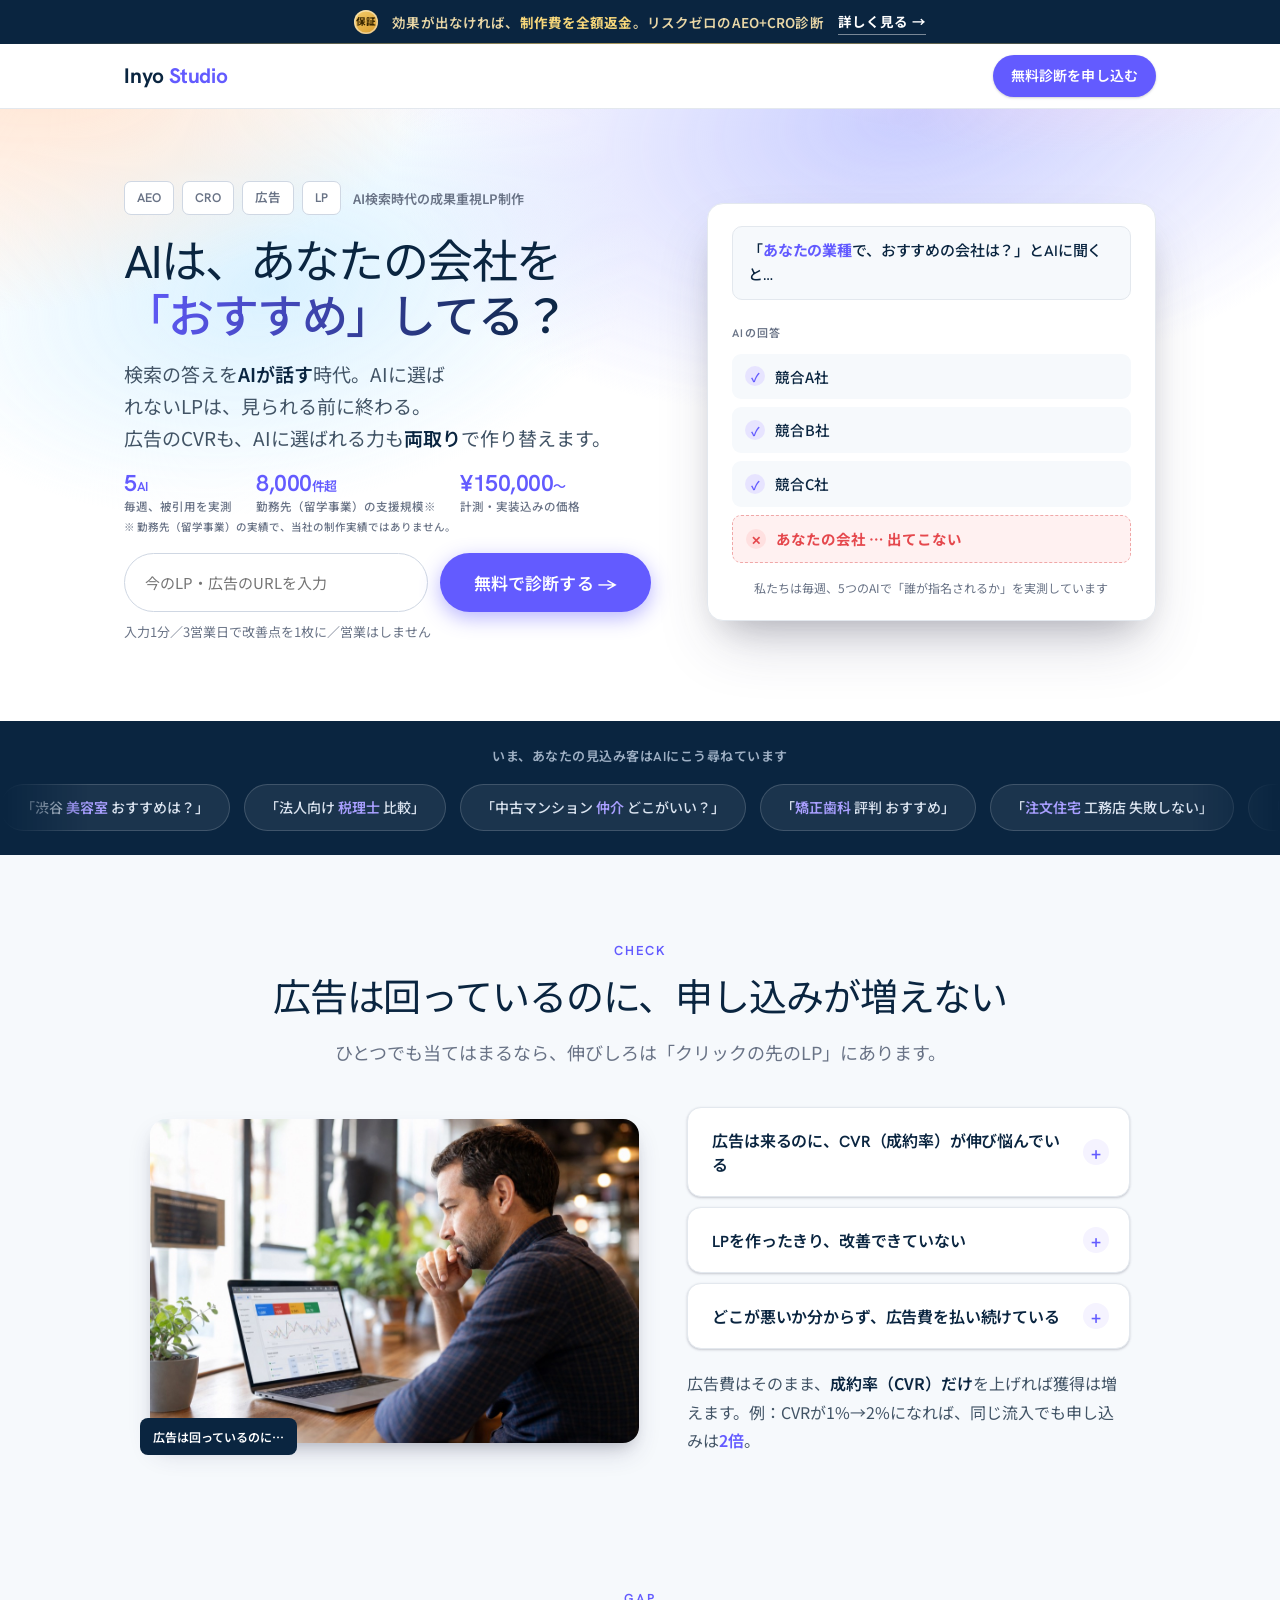
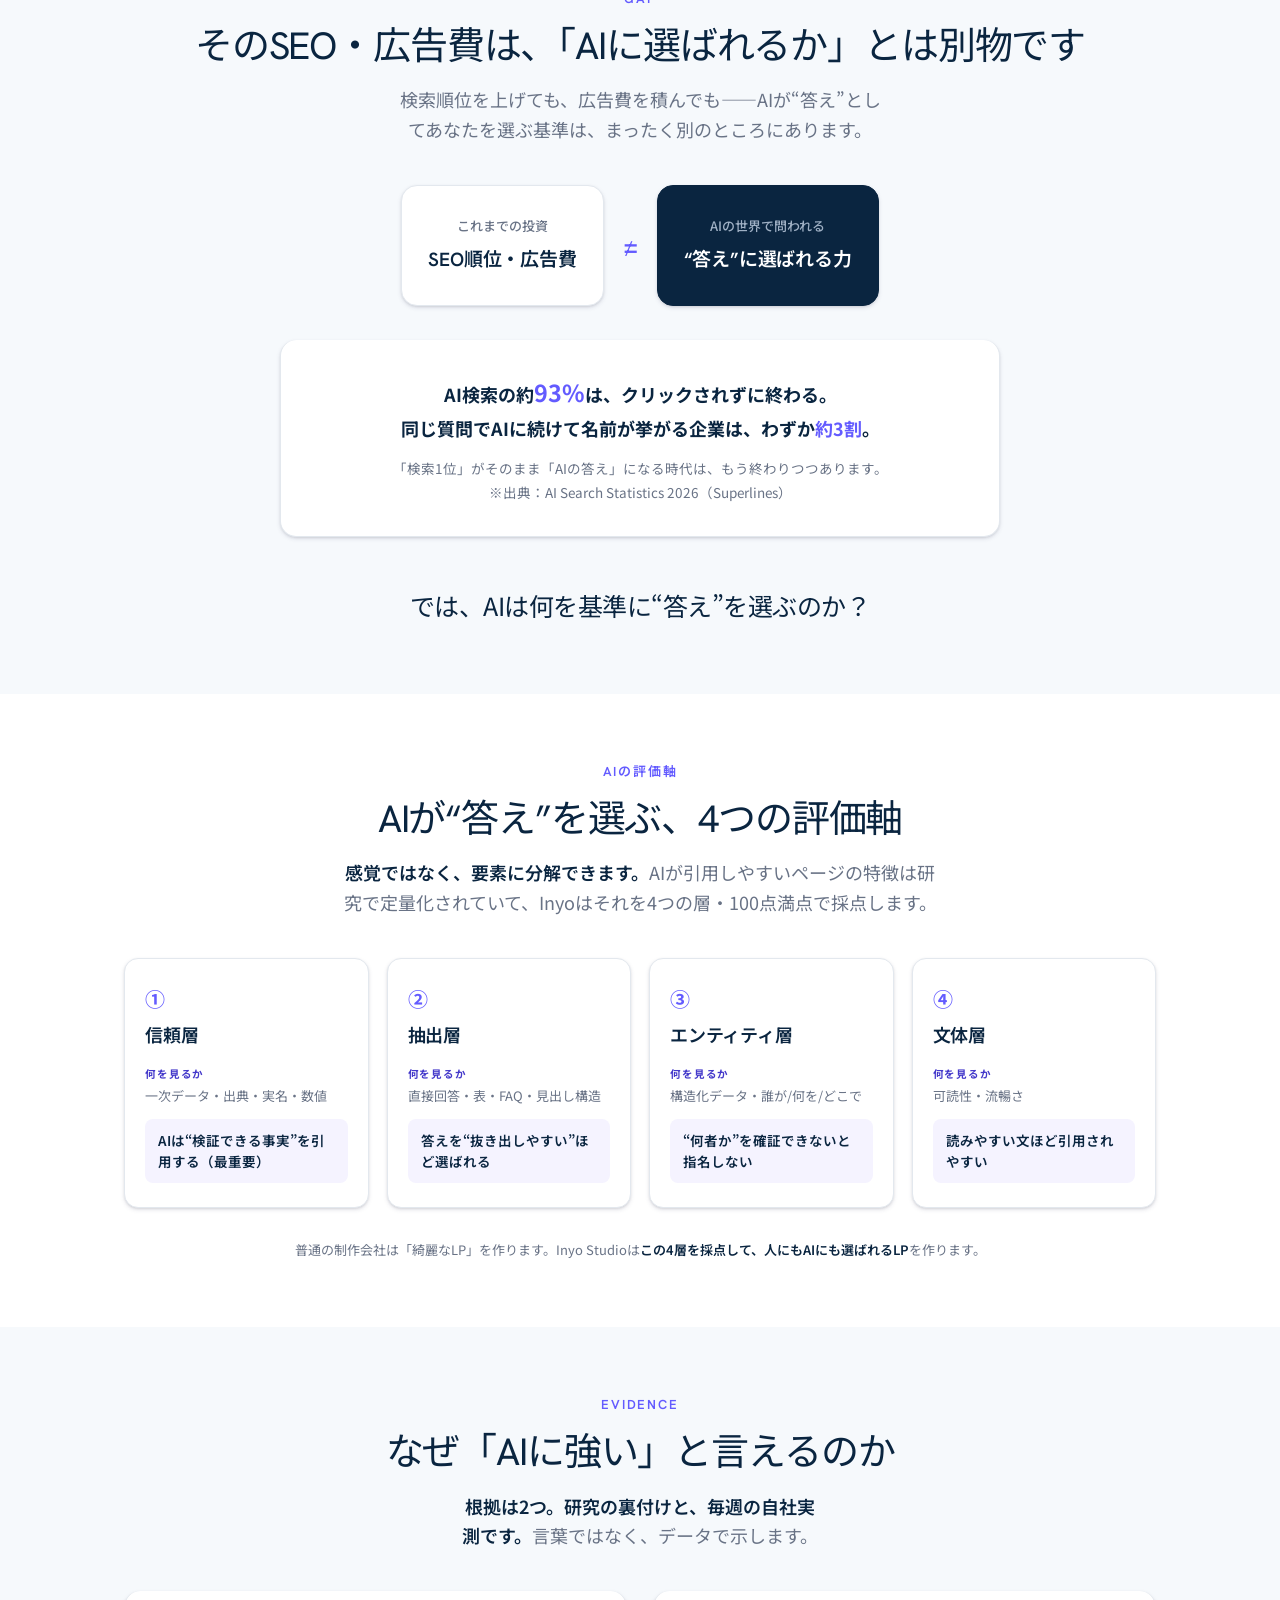
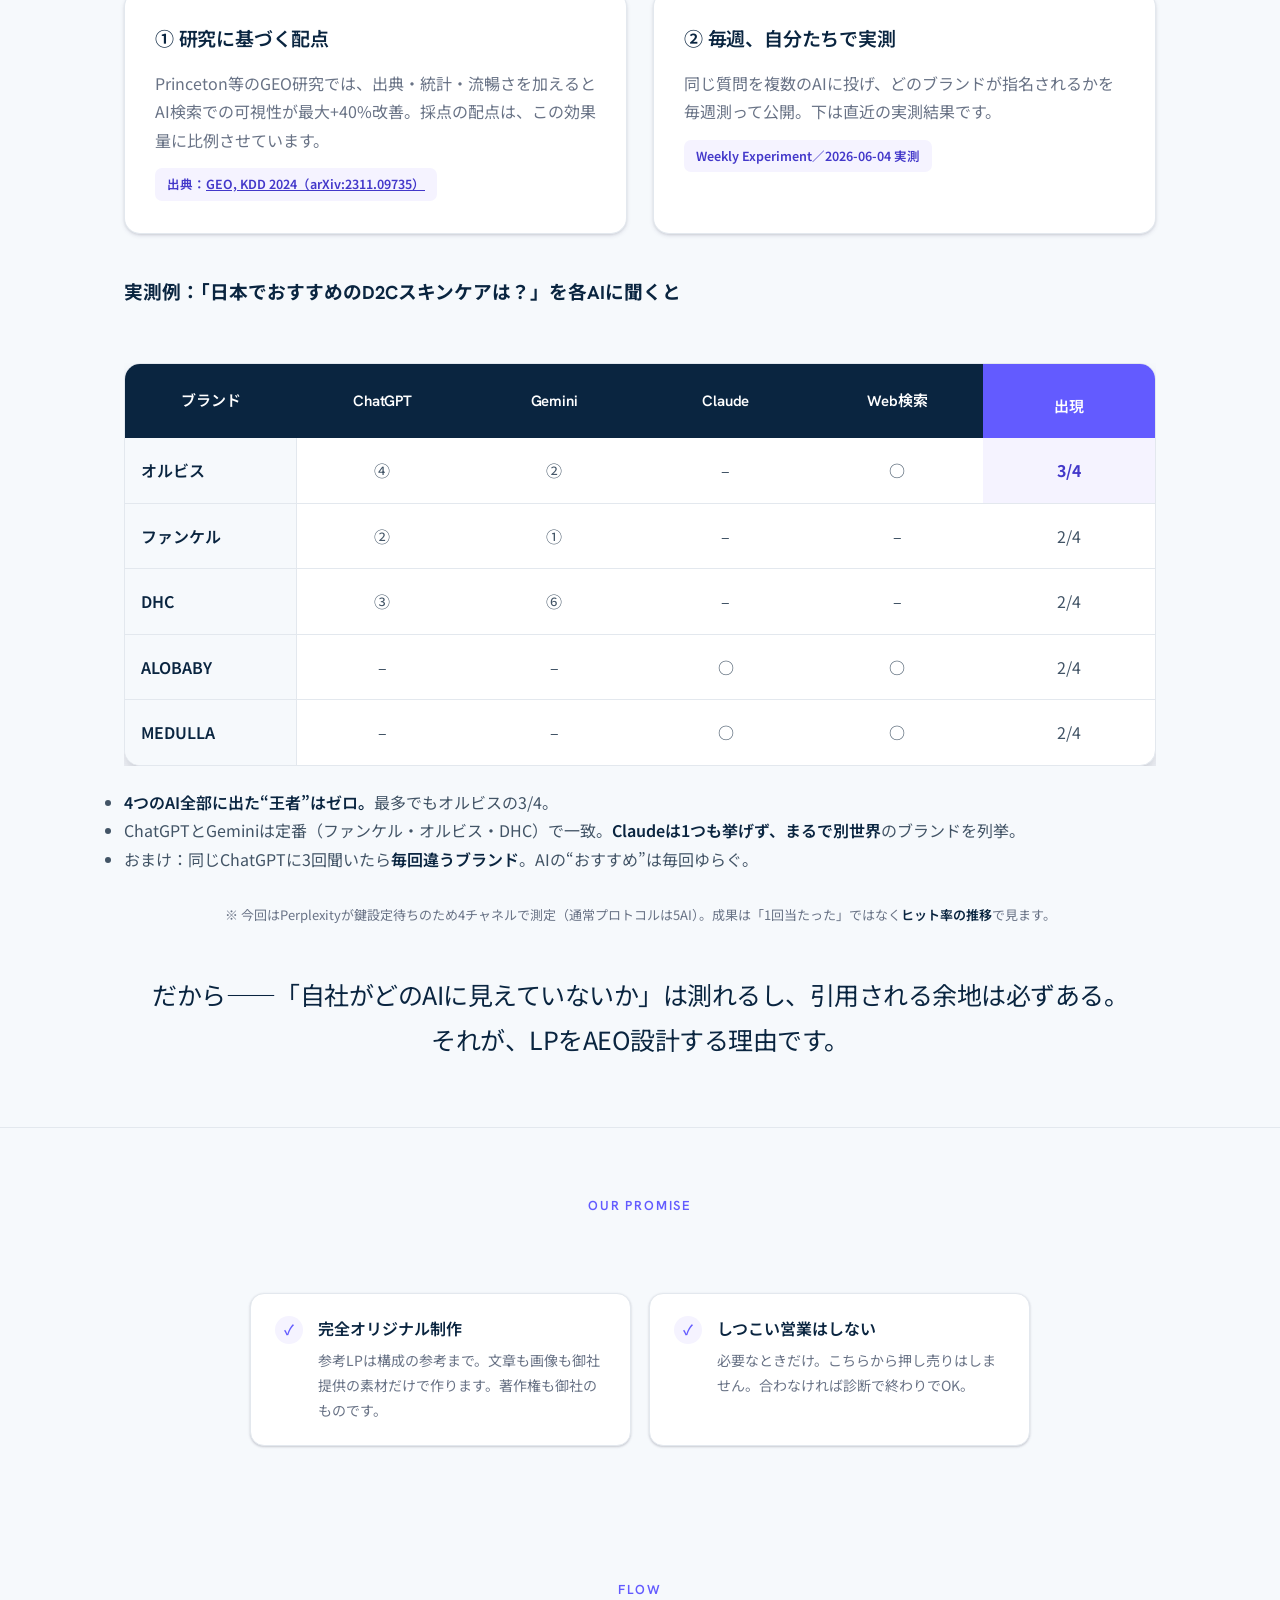
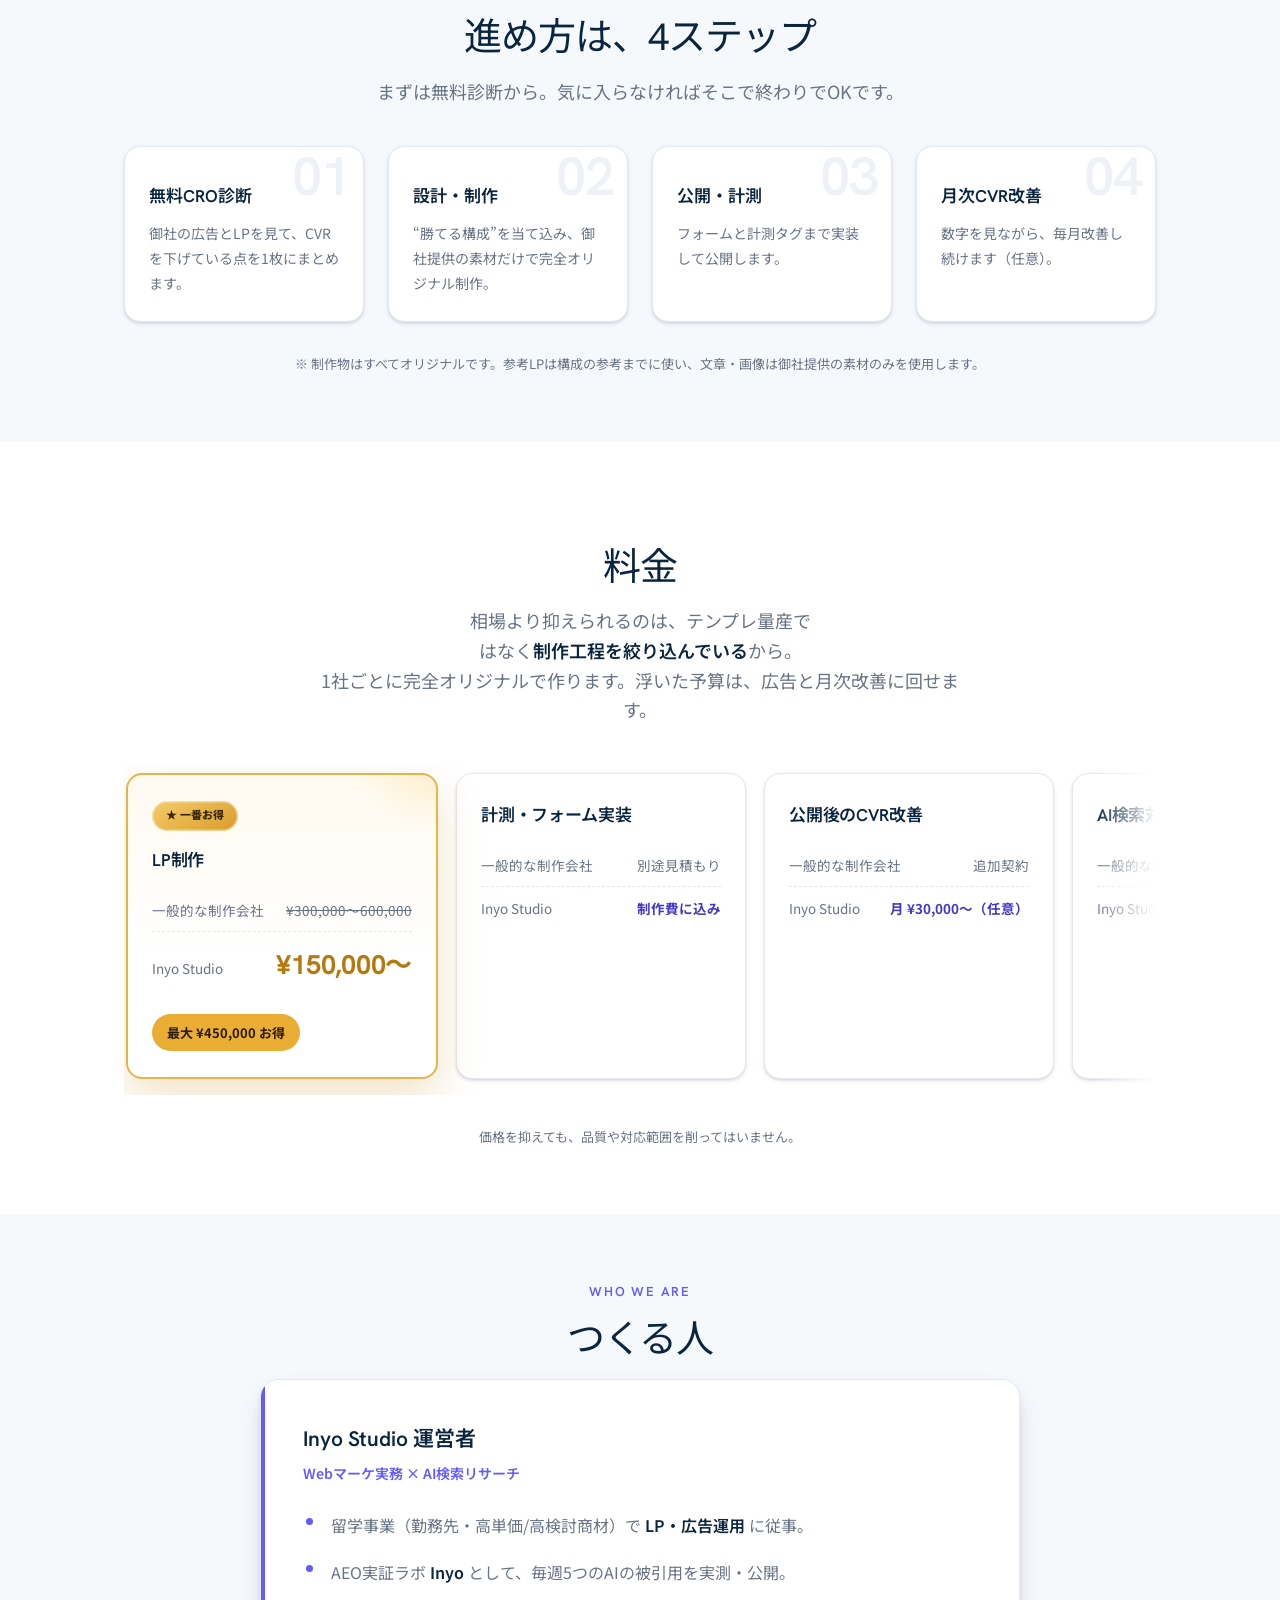
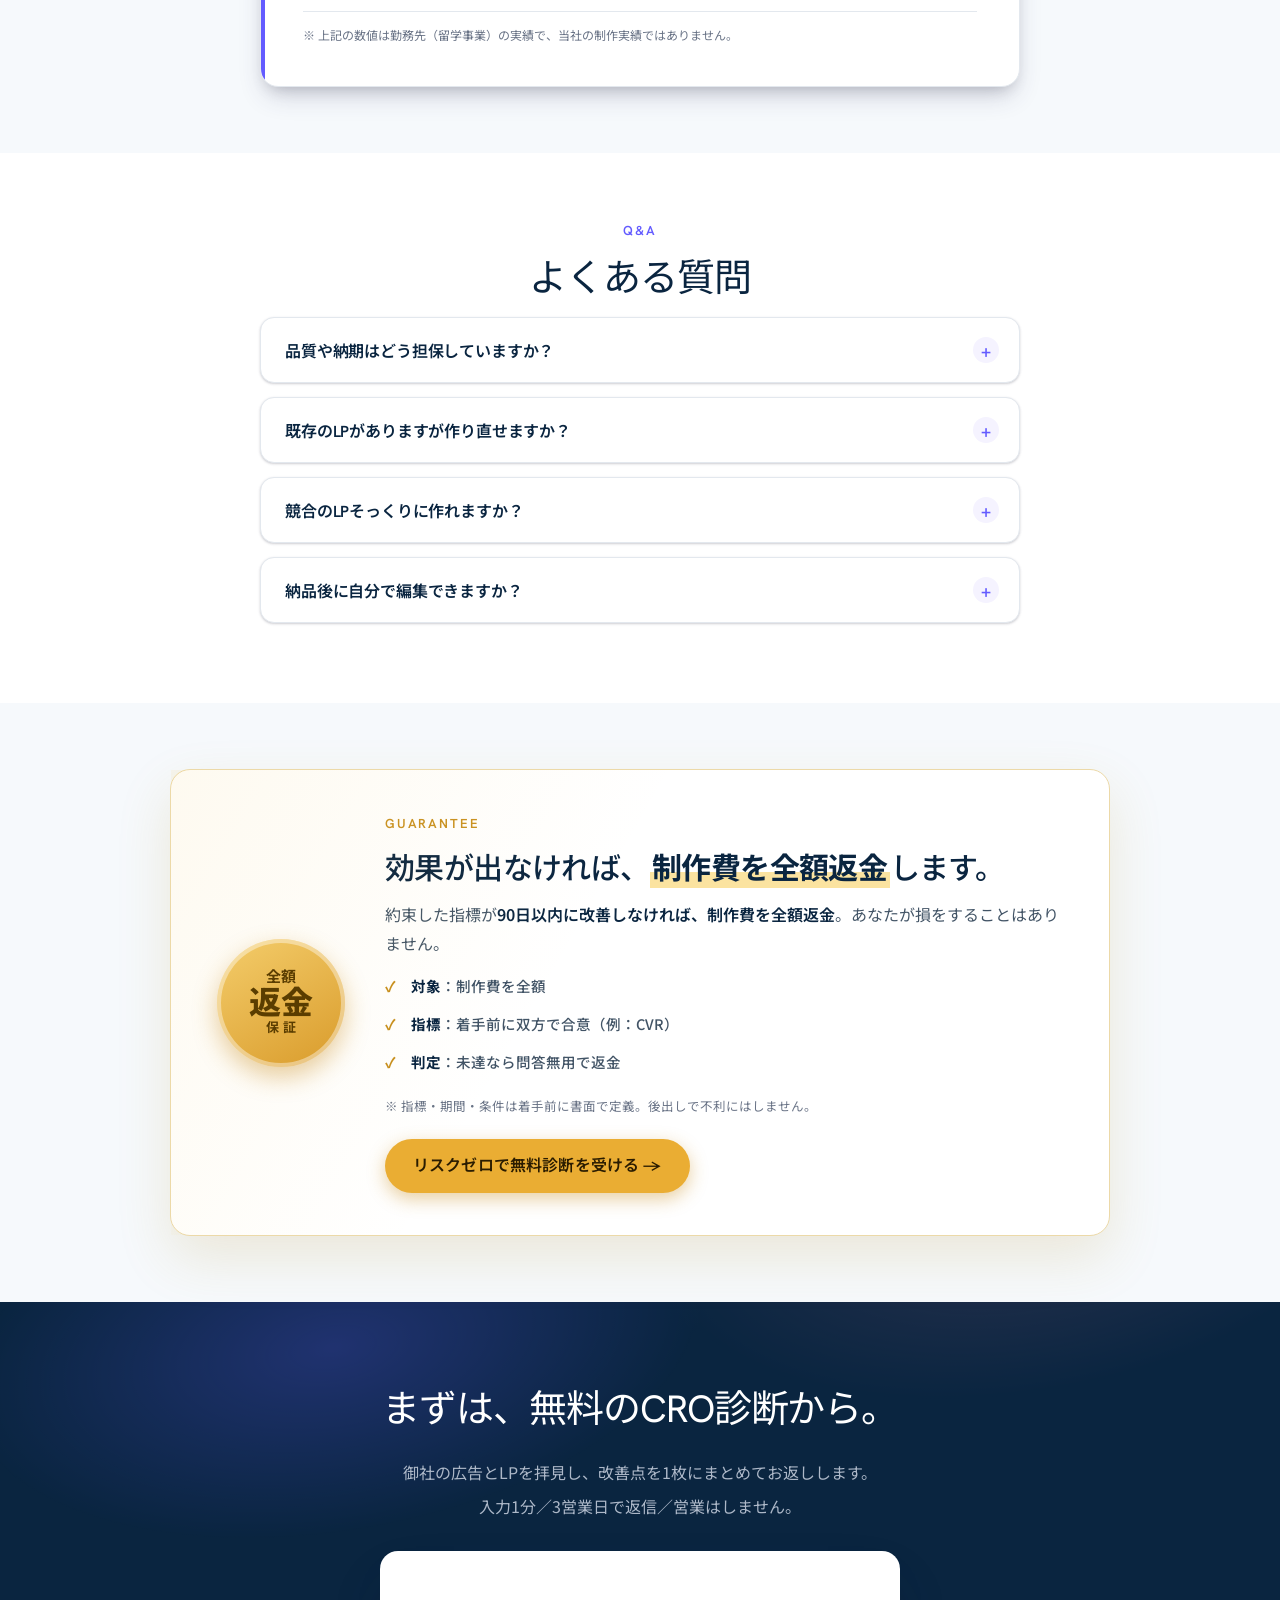
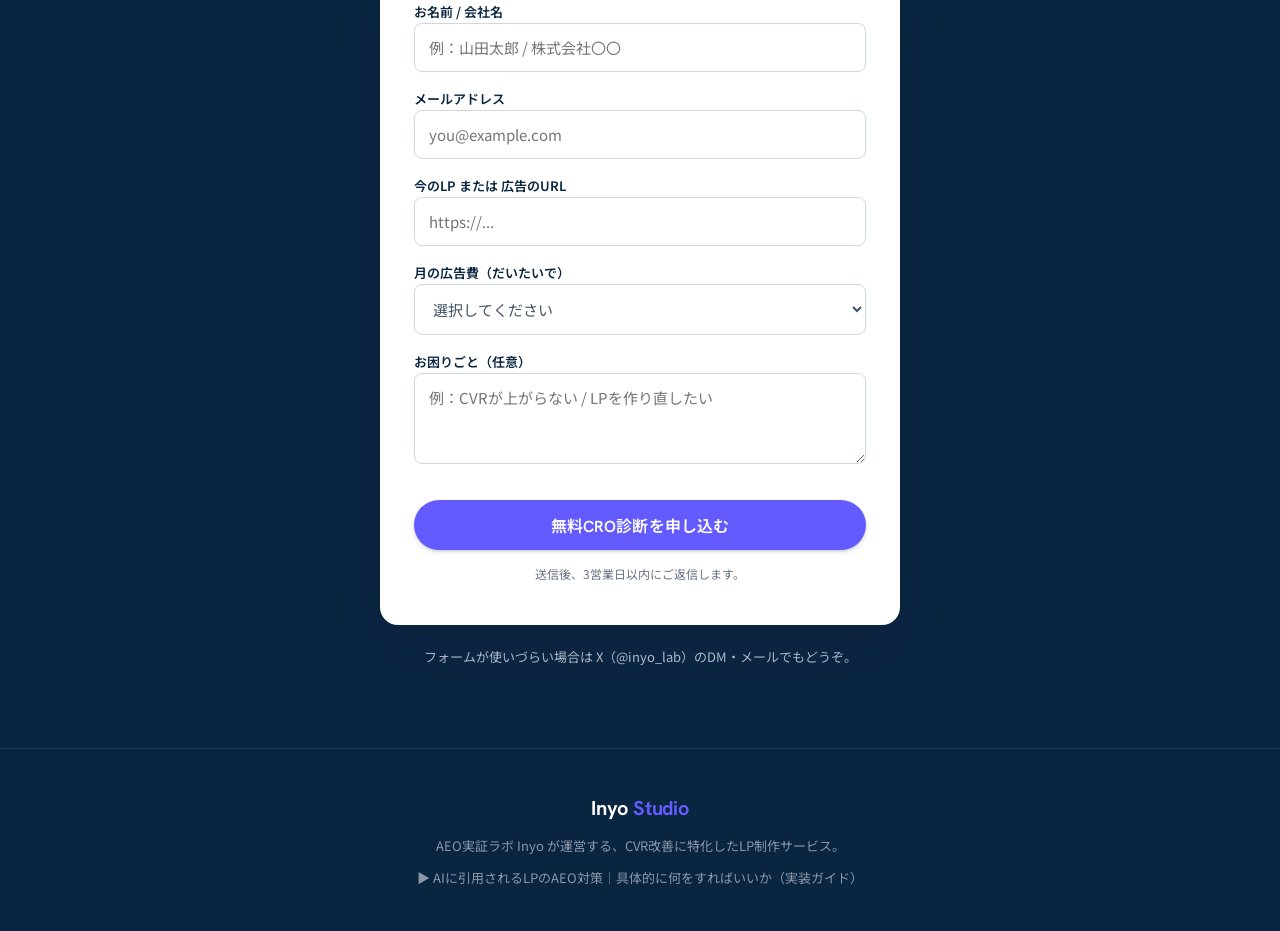
<file: index.html>
<!DOCTYPE html>
<html lang="ja">
<head>
<meta charset="UTF-8">
<meta name="viewport" content="width=device-width, initial-scale=1.0">
<title>Inyo Studio｜広告のCVRを上げる、成果重視のLP制作</title>
<meta name="description" content="広告を出しているのに伸び悩む事業者のLPを、成約する形に作り替えます。CVR/ROAS改善・AI検索対応(AEO)・公開後の月次改善まで。制作¥150,000〜、無料CRO診断から。">
<meta property="og:title" content="Inyo Studio｜広告のCVRを上げる、成果重視のLP制作">
<meta property="og:description" content="広告費を増やさずに、いまの流入から獲得を伸ばす。無料CRO診断から。">
<meta property="og:type" content="website">
<meta property="og:site_name" content="Inyo Studio">
<meta name="twitter:card" content="summary_large_image">
<link rel="canonical" href="https://inyo-studio.com/">
<meta property="og:url" content="https://inyo-studio.com/">
<!-- TODO: og:image(1200x630) を作成して追加（twitter:card=summary_large_image 用） -->
<meta name="robots" content="index,follow">
<link rel="preconnect" href="https://fonts.googleapis.com">
<link rel="preconnect" href="https://fonts.gstatic.com" crossorigin>
<link href="https://fonts.googleapis.com/css2?family=Hanken+Grotesk:wght@400;500;600;700&family=Noto+Sans+JP:wght@400;500;600;700&display=swap" rel="stylesheet">
<link rel="icon" type="image/svg+xml" href="favicon.svg">
<link rel="stylesheet" href="style.css">
<script type="application/ld+json">
{
  "@context":"https://schema.org",
  "@graph":[
    {"@type":"Organization","name":"Inyo Studio","description":"広告を出している事業者向けの、CVR改善に特化したLP制作サービス。","sameAs":["https://x.com/inyo_lab"]},
    {"@type":"Service","serviceType":"ランディングページ制作・CRO（コンバージョン率最適化）","provider":{"@type":"Organization","name":"Inyo Studio"},"areaServed":"JP","description":"Web広告を出して伸び悩む事業者のLPを、成約する形にオリジナル制作。AI検索最適化(AEO)対応。","offers":{"@type":"Offer","price":"150000","priceCurrency":"JPY"}},
    {"@type":"Person","name":"Inyo Studio 運営者","jobTitle":"Inyo Studio 運営｜Webマーケ実務・AI検索(AEO)リサーチ","worksFor":{"@type":"Organization","name":"Inyo Studio"},"knowsAbout":["ランディングページ最適化","CRO（コンバージョン率最適化）","生成エンジン最適化（AEO/GEO）","Web広告運用"]},
    {"@type":"FAQPage","mainEntity":[
      {"@type":"Question","name":"品質や納期はどう担保していますか？","acceptedAnswer":{"@type":"Answer","text":"事業会社でのマーケ実務に基づく構成設計と、効率化した制作体制で品質とスピードを両立します。公開後も月次で改善します。"}},
      {"@type":"Question","name":"既存のLPがありますが作り直せますか？","acceptedAnswer":{"@type":"Answer","text":"はい。広告データから離脱箇所を特定して作り替えるのが得意です。"}},
      {"@type":"Question","name":"競合のLPそっくりに作れますか？","acceptedAnswer":{"@type":"Answer","text":"構成や勝ち筋は参考にしますが、納品物はオリジナルで制作します。御社の信頼と著作権を守るためです。"}},
      {"@type":"Question","name":"納品後に自分で編集できますか？","acceptedAnswer":{"@type":"Answer","text":"文言や価格の差し替えは月次改善の中で対応します。運用込みをおすすめしています。"}}
    ]}
  ]
}
</script>
</head>
<body>

<a class="topbar" href="#guarantee">
  <span class="tb-seal">保証</span>
  <span class="tb-text">効果が出なければ、<b>制作費を全額返金</b>。リスクゼロのAEO+CRO診断</span>
  <span class="tb-cta">詳しく見る →</span>
</a>

<header class="site-header" id="top">
  <div class="wrap header-inner">
    <a href="#top" class="logo">Inyo <span>Studio</span></a>
    <a href="#cta" class="btn btn-sm">無料診断を申し込む</a>
  </div>
</header>

<!-- HERO（SEMRUSH型2カラム構造を踏襲・中身はInyoオリジナル） -->
<section class="hero">
  <div class="wrap hero-grid">
    <div class="hero-copy">
      <div class="hero-tags">
        <span class="tag">AEO</span><span class="tag">CRO</span><span class="tag">広告</span><span class="tag">LP</span>
        <span class="hero-tags-label">AI検索時代の成果重視LP制作</span>
      </div>
      <h1 data-px="6" data-py="3">AIは、あなたの会社を<br><span class="mark">「おすすめ」してる？</span></h1>
      <p class="lead">検索の答えを<strong>AIが話す</strong>時代。AIに選ばれないLPは、見られる前に終わる。<br class="br-pc">広告のCVRも、AIに選ばれる力も<strong>両取り</strong>で作り替えます。</p>
      <div class="hero-badges">
        <div class="hbadge"><span class="hb-num"><span class="cnt" data-to="5">0</span><small>AI</small></span><span class="hb-label">毎週、被引用を実測</span></div>
        <div class="hbadge"><span class="hb-num"><span class="cnt" data-to="8000">0</span><small>件超</small></span><span class="hb-label">勤務先（留学事業）の支援規模※</span></div>
        <div class="hbadge"><span class="hb-num"><span class="cnt" data-to="150000" data-prefix="¥">0</span><small>〜</small></span><span class="hb-label">計測・実装込みの価格</span></div>
      </div>
      <p class="hero-foot">※ 勤務先（留学事業）の実績で、当社の制作実績ではありません。</p>
      <form class="hero-form" id="hero-diagnose">
        <input type="url" name="url" placeholder="今のLP・広告のURLを入力" aria-label="今のLPまたは広告のURL">
        <button type="submit" class="btn">無料で診断する →</button>
      </form>
      <span class="micro">入力1分／3営業日で改善点を1枚に／営業はしません</span>
    </div>
    <div class="hero-visual">
      <div class="ai-mock" data-sy="-0.04" aria-label="AIに業種を尋ねたときの回答イメージ">
        <div class="ai-mock-q">「<b>あなたの業種</b>で、おすすめの会社は？」とAIに聞くと…</div>
        <div class="ai-mock-a">
          <span class="ai-mock-label">AIの回答</span>
          <ul>
            <li class="hit">競合A社</li>
            <li class="hit">競合B社</li>
            <li class="hit">競合C社</li>
            <li class="miss">あなたの会社 … 出てこない</li>
          </ul>
        </div>
        <p class="ai-mock-cap">私たちは毎週、5つのAIで「誰が指名されるか」を実測しています</p>
      </div>
    </div>
  </div>
</section>

<!-- 横流しマーキー：いま見込み客がAIに聞いている質問（動き＋自分ごと化） -->
<section class="marquee-band" aria-label="AIに尋ねられている質問の例">
  <p class="mq-label">いま、あなたの見込み客はAIにこう尋ねています</p>
  <div class="marquee">
    <div class="mq-track">
      <span>「渋谷 <b>美容室</b> おすすめは？」</span>
      <span>「法人向け <b>税理士</b> 比較」</span>
      <span>「中古マンション <b>仲介</b> どこがいい？」</span>
      <span>「<b>矯正歯科</b> 評判 おすすめ」</span>
      <span>「<b>注文住宅</b> 工務店 失敗しない」</span>
      <span>「<b>BtoB SaaS</b> 比較 どれ」</span>
      <span>「<b>オンライン英会話</b> どこがいい」</span>
      <span>「渋谷 <b>美容室</b> おすすめは？」</span>
      <span>「法人向け <b>税理士</b> 比較」</span>
      <span>「中古マンション <b>仲介</b> どこがいい？」</span>
      <span>「<b>矯正歯科</b> 評判 おすすめ」</span>
      <span>「<b>注文住宅</b> 工務店 失敗しない」</span>
      <span>「<b>BtoB SaaS</b> 比較 どれ」</span>
      <span>「<b>オンライン英会話</b> どこがいい」</span>
    </div>
  </div>
</section>

<!-- 悩み＋仕組み（CVRの痛みと、なぜLPで変わるか／重複していた数式図解を統合） -->
<section class="sec sec-soft pull">
  <div class="wrap">
    <span class="eyebrow">CHECK</span>
    <h2 class="sec-title">広告は回っているのに、<br class="br-sp">申し込みが増えない</h2>
    <p class="sec-lead">ひとつでも当てはまるなら、伸びしろは「クリックの先のLP」にあります。</p>
    <div class="media-row">
      <div class="m-fig"><img src="images/owner.jpg" alt="広告のデータを見ながら悩む事業者" loading="lazy" width="1100" height="730"><span class="cap">広告は回っているのに…</span></div>
      <div class="m-text">
        <div class="faq pain-acc">
          <div class="faq-item"><button class="faq-q" type="button">広告は来るのに、<strong>CVR（成約率）が伸び悩んでいる</strong></button><div class="faq-a">クリック後のLPで「第一印象・オファー・導線」が、広告の期待とズレている可能性が高いです。</div></div>
          <div class="faq-item"><button class="faq-q" type="button">LPを<strong>作ったきり、改善できていない</strong></button><div class="faq-a">公開後の数字を見て直す運用が無いと、伸びしろは眠ったままになります。</div></div>
          <div class="faq-item"><button class="faq-q" type="button">どこが悪いか分からず、<strong>広告費を払い続けている</strong></button><div class="faq-a">離脱箇所はGA4と広告データで特定できます。勘で直すと、逆効果になることも。</div></div>
        </div>
        <p style="margin-top:20px;color:var(--body)">広告費はそのまま、<strong>成約率（CVR）だけ</strong>を上げれば獲得は増えます。例：CVRが1%→2%になれば、同じ流入でも申し込みは<span class="circled">2倍</span>。</p>
      </div>
    </div>
  </div>
</section>

<!-- GAP：SEO・広告費 ≠ AIに選ばれる -->
<section class="sec sec-soft deco">
  <div class="wrap">
    <span class="eyebrow">GAP</span>
    <h2 class="sec-title">そのSEO・広告費は、<br class="br-sp">「AIに選ばれるか」とは別物です</h2>
    <p class="sec-lead">検索順位を上げても、広告費を積んでも——AIが“答え”としてあなたを選ぶ基準は、まったく別のところにあります。</p>
    <div class="eq">
      <div class="eq-box"><span class="eq-cap">これまでの投資</span><span class="eq-main">SEO順位・広告費</span></div>
      <div class="eq-op">≠</div>
      <div class="eq-box res"><span class="eq-cap">AIの世界で問われる</span><span class="eq-main">“答え”に選ばれる力</span></div>
    </div>
    <div style="max-width:720px;margin:34px auto 0">
      <div class="card" style="text-align:center;border-top:3px solid var(--cta)">
        <p style="font-size:18px;font-weight:700;color:var(--ink);line-height:1.75">AI検索の約<span class="accent" style="font-size:1.3em">93%</span>は、クリックされずに終わる。<br>同じ質問でAIに続けて名前が挙がる企業は、わずか<span class="accent">約3割</span>。</p>
        <p style="margin-top:12px;font-size:13.5px;color:var(--sub)">「検索1位」がそのまま「AIの答え」になる時代は、もう終わりつつあります。<br>※出典：AI Search Statistics 2026（Superlines）</p>
      </div>
    </div>
    <p class="why-line">では、AIは何を基準に“答え”を選ぶのか？</p>
  </div>
</section>

<!-- AEO教育：AIに選ばれるLPとは -->
<section class="sec deco">
  <div class="wrap">
    <span class="eyebrow">AIの評価軸</span>
    <h2 class="sec-title">AIが“答え”を選ぶ、<br class="br-sp">4つの評価軸</h2>
    <p class="sec-lead"><strong>感覚ではなく、要素に分解できます。</strong>AIが引用しやすいページの特徴は研究で定量化されていて、Inyoはそれを4つの層・100点満点で採点します。</p>
    <div class="layer-cards">
      <div class="layer-card"><span class="lc-no">①</span><h3 class="lc-title">信頼層</h3><p class="lc-what"><b>何を見るか</b>一次データ・出典・実名・数値</p><p class="lc-why">AIは“検証できる事実”を引用する（最重要）</p></div>
      <div class="layer-card"><span class="lc-no">②</span><h3 class="lc-title">抽出層</h3><p class="lc-what"><b>何を見るか</b>直接回答・表・FAQ・見出し構造</p><p class="lc-why">答えを“抜き出しやすい”ほど選ばれる</p></div>
      <div class="layer-card"><span class="lc-no">③</span><h3 class="lc-title">エンティティ層</h3><p class="lc-what"><b>何を見るか</b>構造化データ・誰が/何を/どこで</p><p class="lc-why">“何者か”を確証できないと指名しない</p></div>
      <div class="layer-card"><span class="lc-no">④</span><h3 class="lc-title">文体層</h3><p class="lc-what"><b>何を見るか</b>可読性・流暢さ</p><p class="lc-why">読みやすい文ほど引用されやすい</p></div>
    </div>
    <p class="note">普通の制作会社は「綺麗なLP」を作ります。Inyo Studioは<strong>この4層を採点して、人にもAIにも選ばれるLP</strong>を作ります。</p>
  </div>
</section>

<!-- （「違い／POINT」セクションは EVIDENCE・4層・FLOW と重複のため削除） -->

<!-- なぜAIに強いと言えるのか：研究＋実測 -->
<section class="sec sec-soft deco">
  <div class="wrap">
    <span class="eyebrow">EVIDENCE</span>
    <h2 class="sec-title">なぜ「AIに強い」と言えるのか</h2>
    <p class="sec-lead"><strong>根拠は2つ。研究の裏付けと、毎週の自社実測です。</strong>言葉ではなく、データで示します。</p>
    <div class="cards cards-2" style="margin-bottom:42px">
      <div class="card feature"><h3>① 研究に基づく配点</h3><p>Princeton等のGEO研究では、出典・統計・流暢さを加えるとAI検索での可視性が最大+40%改善。採点の配点は、この効果量に比例させています。</p><span class="basis">出典：<a href="https://arxiv.org/abs/2311.09735" target="_blank" rel="noopener">GEO, KDD 2024（arXiv:2311.09735）</a></span></div>
      <div class="card feature"><h3>② 毎週、自分たちで実測</h3><p>同じ質問を複数のAIに投げ、どのブランドが指名されるかを毎週測って公開。下は直近の実測結果です。</p><span class="basis">Weekly Experiment／2026-06-04 実測</span></div>
    </div>
    <h3 style="margin-bottom:6px">実測例：「日本でおすすめのD2Cスキンケアは？」を各AIに聞くと</h3>
    <p class="sec-lead" style="margin-bottom:18px">同じ質問でも、AIごとに“指名”するブランドはまるで違いました。</p>
    <div class="table-scroll matrix-scroll">
    <table class="compare nostack">
      <thead><tr><th>ブランド</th><th>ChatGPT</th><th>Gemini</th><th>Claude</th><th>Web検索</th><th class="hot">出現</th></tr></thead>
      <tbody>
        <tr><th>オルビス</th><td data-label="ChatGPT">④</td><td data-label="Gemini">②</td><td data-label="Claude">–</td><td data-label="Web検索">○</td><td class="ours" data-label="出現">3/4</td></tr>
        <tr><th>ファンケル</th><td data-label="ChatGPT">②</td><td data-label="Gemini">①</td><td data-label="Claude">–</td><td data-label="Web検索">–</td><td data-label="出現">2/4</td></tr>
        <tr><th>DHC</th><td data-label="ChatGPT">③</td><td data-label="Gemini">⑥</td><td data-label="Claude">–</td><td data-label="Web検索">–</td><td data-label="出現">2/4</td></tr>
        <tr><th>ALOBABY</th><td data-label="ChatGPT">–</td><td data-label="Gemini">–</td><td data-label="Claude">○</td><td data-label="Web検索">○</td><td data-label="出現">2/4</td></tr>
        <tr><th>MEDULLA</th><td data-label="ChatGPT">–</td><td data-label="Gemini">–</td><td data-label="Claude">○</td><td data-label="Web検索">○</td><td data-label="出現">2/4</td></tr>
      </tbody>
    </table>
    </div>
    <ul class="chk" style="margin-top:22px">
      <li><strong>4つのAI全部に出た“王者”はゼロ。</strong>最多でもオルビスの3/4。</li>
      <li>ChatGPTとGeminiは定番（ファンケル・オルビス・DHC）で一致。<strong>Claudeは1つも挙げず、まるで別世界</strong>のブランドを列挙。</li>
      <li>おまけ：同じChatGPTに3回聞いたら<strong>毎回違うブランド</strong>。AIの“おすすめ”は毎回ゆらぐ。</li>
    </ul>
    <p class="note">※ 今回はPerplexityが鍵設定待ちのため4チャネルで測定（通常プロトコルは5AI）。成果は「1回当たった」ではなく<strong>ヒット率の推移</strong>で見ます。</p>
    <p class="why-line">だから——「自社がどのAIに見えていないか」は測れるし、引用される余地は必ずある。<br>それが、LPをAEO設計する理由です。</p>
  </div>
</section>

<!-- （SHOWCASE カルーセルは、汎用サンプル画像で信頼を損なうため一旦削除。本物の作例ができ次第、実績として復活させる） -->

<!-- 実績#0（自社LPのBefore/After 61→78）: 実測が固まり次第ここに復活させる。未確定のため一旦非掲載。 -->

<!-- 約束（ダーク帯） -->
<section class="promise">
  <div class="wrap">
    <span class="eyebrow on-dark">OUR PROMISE</span>
    <h2 class="sec-title">Inyo Studio の約束</h2>
    <div class="promise-grid">
      <div class="promise-item"><span class="pc">✓</span><div><h4>完全オリジナル制作</h4><p>参考LPは構成の参考まで。文章も画像も御社提供の素材だけで作ります。著作権も御社のものです。</p></div></div>
      <div class="promise-item"><span class="pc">✓</span><div><h4>しつこい営業はしない</h4><p>必要なときだけ。こちらから押し売りはしません。合わなければ診断で終わりでOK。</p></div></div>
    </div>
  </div>
</section>

<!-- 進め方 -->
<section class="sec sec-soft">
  <div class="wrap">
    <span class="eyebrow">FLOW</span>
    <h2 class="sec-title">進め方は、4ステップ</h2>
    <p class="sec-lead">まずは無料診断から。気に入らなければそこで終わりでOKです。</p>
    <div class="steps">
      <div class="step"><div class="sn">01</div><h3>無料CRO診断</h3><p>御社の広告とLPを見て、CVRを下げている点を1枚にまとめます。</p></div>
      <div class="step"><div class="sn">02</div><h3>設計・制作</h3><p>“勝てる構成”を当て込み、御社提供の素材だけで完全オリジナル制作。</p></div>
      <div class="step"><div class="sn">03</div><h3>公開・計測</h3><p>フォームと計測タグまで実装して公開します。</p></div>
      <div class="step"><div class="sn">04</div><h3>月次CVR改善</h3><p>数字を見ながら、毎月改善し続けます（任意）。</p></div>
    </div>
    <p class="note">※ 制作物はすべてオリジナルです。参考LPは構成の参考までに使い、文章・画像は御社提供の素材のみを使用します。</p>
  </div>
</section>

<!-- 料金（比較） -->
<section class="sec deco">
  <div class="wrap">
    <span class="eyebrow">PRICE</span>
    <h2 class="sec-title">料金</h2>
    <p class="sec-lead">相場より抑えられるのは、テンプレ量産ではなく<strong>制作工程を絞り込んでいる</strong>から。<br>1社ごとに完全オリジナルで作ります。浮いた予算は、広告と月次改善に回せます。</p>
    <div class="price-cards">
      <div class="price-card featured">
        <span class="pc-tag">★ 一番お得</span>
        <h3 class="pc-item">LP制作</h3>
        <div class="pc-row pc-old"><span class="pc-k">一般的な制作会社</span><span class="pc-v">¥300,000〜600,000</span></div>
        <div class="pc-row pc-ours"><span class="pc-k">Inyo Studio</span><span class="pc-v pc-price">¥150,000〜</span></div>
        <span class="pc-save">最大 ¥450,000 お得</span>
      </div>
      <div class="price-card">
        <h3 class="pc-item">計測・フォーム実装</h3>
        <div class="pc-row pc-old"><span class="pc-k">一般的な制作会社</span><span class="pc-v">別途見積もり</span></div>
        <div class="pc-row pc-ours"><span class="pc-k">Inyo Studio</span><span class="pc-v">制作費に込み</span></div>
      </div>
      <div class="price-card">
        <h3 class="pc-item">公開後のCVR改善</h3>
        <div class="pc-row pc-old"><span class="pc-k">一般的な制作会社</span><span class="pc-v">追加契約</span></div>
        <div class="pc-row pc-ours"><span class="pc-k">Inyo Studio</span><span class="pc-v">月 ¥30,000〜（任意）</span></div>
      </div>
      <div class="price-card">
        <h3 class="pc-item">AI検索対応（AEO）</h3>
        <div class="pc-row pc-old"><span class="pc-k">一般的な制作会社</span><span class="pc-v">原則なし</span></div>
        <div class="pc-row pc-ours"><span class="pc-k">Inyo Studio</span><span class="pc-v">¥100,000〜で対応可</span></div>
      </div>
      <div class="price-card">
        <h3 class="pc-item">CRO診断</h3>
        <div class="pc-row pc-old"><span class="pc-k">一般的な制作会社</span><span class="pc-v">有料が多い</span></div>
        <div class="pc-row pc-ours"><span class="pc-k">Inyo Studio</span><span class="pc-v">無料</span></div>
      </div>
    </div>
    <p class="note">価格を抑えても、品質や対応範囲を削ってはいません。</p>
  </div>
</section>

<!-- 運営者 -->
<section class="sec sec-soft deco">
  <div class="wrap">
    <span class="eyebrow">WHO WE ARE</span>
    <h2 class="sec-title">つくる人</h2>
    <div class="profile">
      <h3>Inyo Studio 運営者</h3>
      <div class="role">Webマーケ実務 × AI検索リサーチ</div>
      <ul>
        <li>留学事業（勤務先・高単価/高検討商材）で <strong>LP・広告運用</strong> に従事。</li>
        <li>AEO実証ラボ <strong>Inyo</strong> として、毎週5つのAIの被引用を実測・公開。</li>
      </ul>
      <p class="attn">※ 上記の数値は勤務先（留学事業）の実績で、当社の制作実績ではありません。</p>
    </div>
  </div>
</section>

<!-- FAQ -->
<section class="sec">
  <div class="wrap">
    <span class="eyebrow">Q&amp;A</span>
    <h2 class="sec-title">よくある質問</h2>
    <div class="faq">
      <div class="faq-item"><button class="faq-q">品質や納期はどう担保していますか？</button><div class="faq-a">事業会社でのマーケ実務に基づく構成設計と、効率化した制作体制で品質とスピードを両立します。公開後も月次で改善し続けます。</div></div>
      <div class="faq-item"><button class="faq-q">既存のLPがありますが作り直せますか？</button><div class="faq-a">はい。むしろ広告データから離脱箇所を特定して作り替えるのが得意です。</div></div>
      <div class="faq-item"><button class="faq-q">競合のLPそっくりに作れますか？</button><div class="faq-a">構成や勝ち筋は参考にしますが、納品物はオリジナルで作ります（著作権・御社の信頼を守るため）。文章・画像は御社提供の素材のみ使用します。</div></div>
      <div class="faq-item"><button class="faq-q">納品後に自分で編集できますか？</button><div class="faq-a">文言・価格の差し替えなどは月次改善の中で対応します（運用込みをおすすめしています）。</div></div>
    </div>
  </div>
</section>

<!-- 保証：意思決定の勇気づけ（リスクリバーサル） -->
<section class="sec guarantee-sec" id="guarantee">
  <div class="wrap">
    <div class="guarantee">
      <div class="g-seal" aria-hidden="true">
        <span class="g-seal-top">全額</span>
        <span class="g-seal-main">返金</span>
        <span class="g-seal-sub">保証</span>
      </div>
      <div class="g-body">
        <span class="eyebrow">GUARANTEE</span>
        <h2 class="g-title">効果が出なければ、<span class="g-hl">制作費を全額返金</span>します。</h2>
        <p class="g-text">約束した指標が<strong>90日以内に改善しなければ、制作費を全額返金</strong>。あなたが損をすることはありません。</p>
        <ul class="g-cond">
          <li><b>対象</b>：制作費を全額</li>
          <li><b>指標</b>：着手前に双方で合意（例：CVR）</li>
          <li><b>判定</b>：未達なら問答無用で返金</li>
        </ul>
        <p class="g-note">※ 指標・期間・条件は着手前に書面で定義。後出しで不利にはしません。</p>
        <a href="#cta" class="btn g-btn">リスクゼロで無料診断を受ける →</a>
      </div>
    </div>
  </div>
</section>

<!-- CTA + フォーム -->
<section class="cta" id="cta">
  <div class="wrap">
    <h2>まずは、無料のCRO診断から。</h2>
    <p>御社の広告とLPを拝見し、改善点を1枚にまとめてお返しします。</p>
    <p>入力1分／3営業日で返信／営業はしません。</p>
    <form class="form" action="https://formspree.io/f/REPLACE_ME" method="POST">
      <!-- TODO（公開ブロッカー）: REPLACE_ME を実Formspree IDに置換。_next にサンクスページURLを設定しCV計測する -->
      <input type="hidden" name="_subject" value="【Inyo】無料AEO+CRO診断の申し込み">
      <input type="hidden" name="_next" value="https://inyo-studio.com/thanks.html">
      <input type="text" name="_gotcha" tabindex="-1" autocomplete="off" aria-hidden="true" style="position:absolute;left:-9999px;width:1px;height:1px;overflow:hidden">
      <label>お名前 / 会社名<input type="text" name="name" required placeholder="例：山田太郎 / 株式会社〇〇"></label>
      <label>メールアドレス<input type="email" name="email" required placeholder="you@example.com"></label>
      <label>今のLP または 広告のURL<input type="url" name="url" placeholder="https://..."></label>
      <label>月の広告費（だいたいで）
        <select name="budget">
          <option value="">選択してください</option>
          <option>〜10万円</option><option>10〜30万円</option><option>30〜100万円</option><option>100万円〜</option>
        </select>
      </label>
      <label>お困りごと（任意）<textarea name="message" rows="3" placeholder="例：CVRが上がらない / LPを作り直したい"></textarea></label>
      <button type="submit" class="btn">無料CRO診断を申し込む</button>
      <p class="formnote">送信後、3営業日以内にご返信します。</p>
    </form>
    <p class="cta-backup">フォームが使いづらい場合は X（@inyo_lab）のDM・メールでもどうぞ。</p>
  </div>
</section>

<footer class="site-footer">
  <div class="wrap">
    <span class="logo">Inyo <span>Studio</span></span>
    <p>AEO実証ラボ Inyo が運営する、CVR改善に特化したLP制作サービス。</p>
    <p><a href="aeo-lp-taisaku/">▶ AIに引用されるLPのAEO対策｜具体的に何をすればいいか（実装ガイド）</a></p>
  </div>
</footer>

<a href="#cta" class="float-cta">無料診断を申し込む</a>
<script src="function.js"></script>
</body>
</html>
</file>
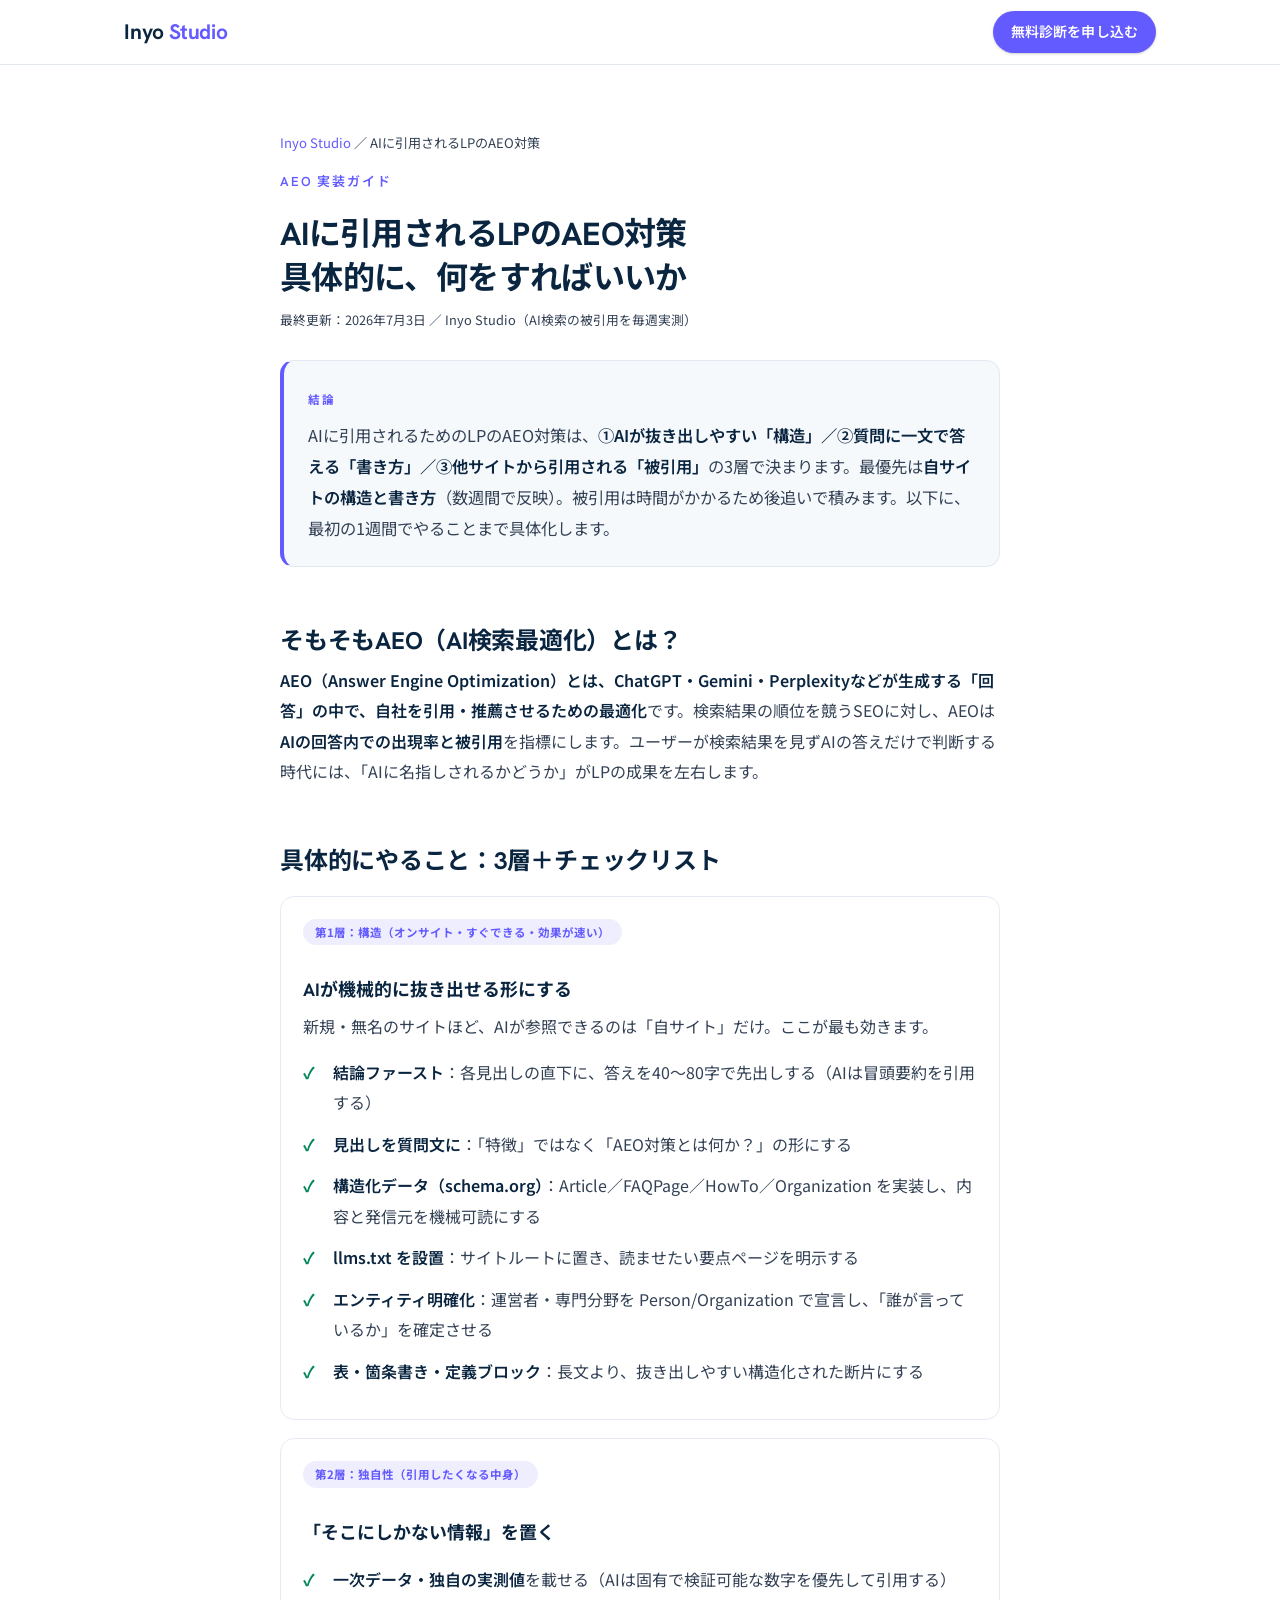
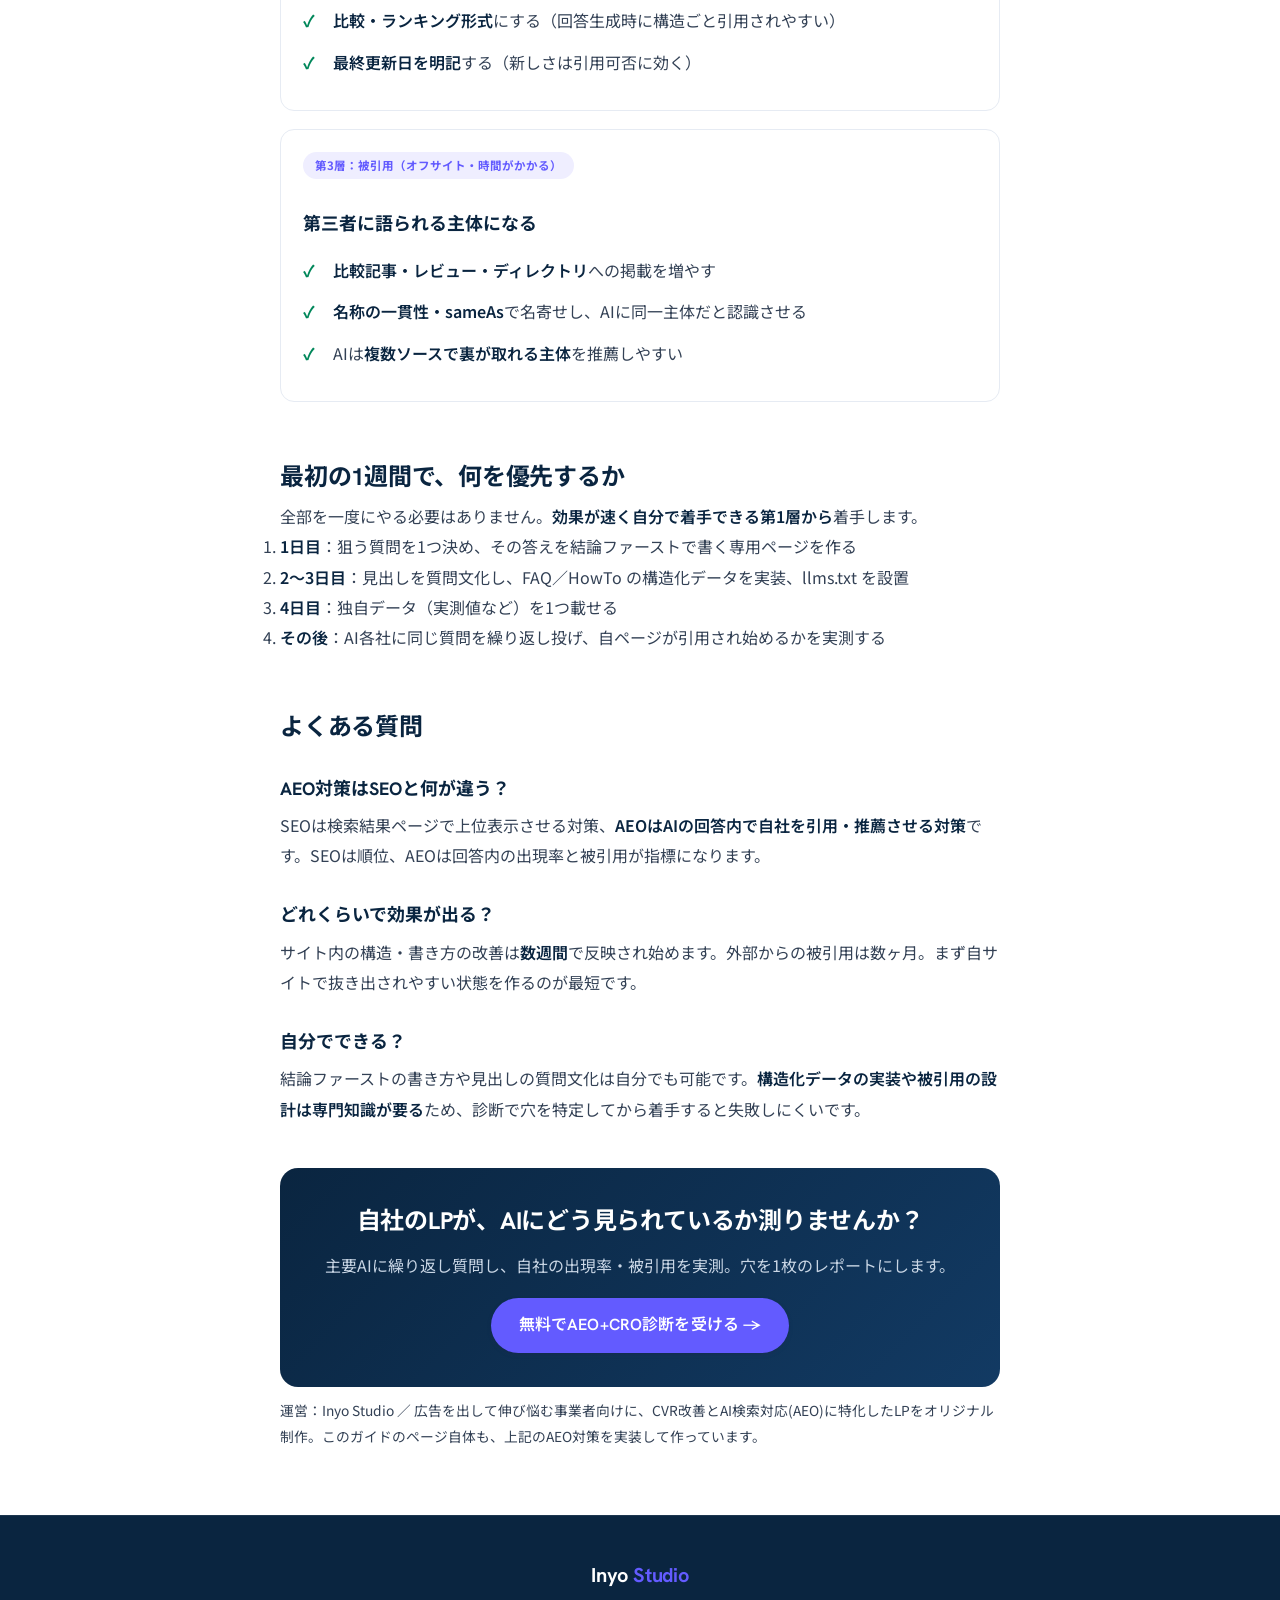
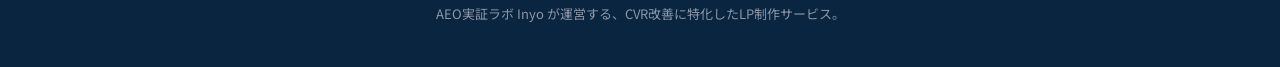
<file: aeo-lp-taisaku/index.html>
<!DOCTYPE html>
<html lang="ja">
<head>
<meta charset="UTF-8">
<meta name="viewport" content="width=device-width, initial-scale=1.0">
<title>AIに引用されるLPのAEO対策｜具体的に何をすればいいか（実装チェックリスト）| Inyo Studio</title>
<meta name="description" content="AIに引用されるようにLP（ランディングページ）をAEO対策するには、具体的に何をすればいいか。構造・書き方・被引用の3層で、最初の1週間でやることまで実装チェックリスト付きで解説。">
<meta name="robots" content="index,follow,max-snippet:-1,max-image-preview:large">
<meta property="og:title" content="AIに引用されるLPのAEO対策｜具体的に何をすればいいか">
<meta property="og:description" content="AI検索でLPが引用されるための具体策を、構造・書き方・被引用の3層＋実装チェックリストで。">
<meta property="og:type" content="article">
<meta property="og:site_name" content="Inyo Studio">
<link rel="canonical" href="https://inyo-studio.com/aeo-lp-taisaku/">
<link rel="preconnect" href="https://fonts.googleapis.com">
<link rel="preconnect" href="https://fonts.gstatic.com" crossorigin>
<link href="https://fonts.googleapis.com/css2?family=Hanken+Grotesk:wght@400;500;600;700&family=Noto+Sans+JP:wght@400;500;600;700&display=swap" rel="stylesheet">
<link rel="icon" type="image/svg+xml" href="../favicon.svg">
<link rel="stylesheet" href="../style.css">
<script type="application/ld+json">
{
  "@context":"https://schema.org",
  "@graph":[
    {"@type":"Article",
      "headline":"AIに引用されるLPのAEO対策｜具体的に何をすればいいか",
      "description":"AIに引用されるようにLPをAEO対策する具体策を、構造・書き方・被引用の3層で解説する実装ガイド。",
      "inLanguage":"ja",
      "datePublished":"2026-07-03",
      "dateModified":"2026-07-03",
      "author":{"@type":"Organization","name":"Inyo Studio","url":"https://inyo-studio.com/"},
      "publisher":{"@type":"Organization","name":"Inyo Studio"},
      "mainEntityOfPage":"https://inyo-studio.com/aeo-lp-taisaku/"},
    {"@type":"HowTo",
      "name":"AIに引用されるようにLPをAEO対策する手順",
      "description":"ランディングページをAI検索エンジンに引用されやすくするための実装手順。",
      "step":[
        {"@type":"HowToStep","position":1,"name":"結論ファーストで書く","text":"各見出しの直下に、質問への答えを40〜80字で先に置く。AIは冒頭の要約を抜き出して引用するため。"},
        {"@type":"HowToStep","position":2,"name":"見出しをユーザーの質問文にする","text":"「特徴」ではなく「AEO対策とは何か？」のように、実際に検索される質問形で見出しを立てる。"},
        {"@type":"HowToStep","position":3,"name":"構造化データ(schema.org)を実装する","text":"Article・FAQPage・HowTo・Organizationのマークアップを入れ、AIが内容と発信元を機械的に理解できるようにする。"},
        {"@type":"HowToStep","position":4,"name":"llms.txtを設置する","text":"サイトルートにllms.txtを置き、AIに読ませたい要点ページを明示する。"},
        {"@type":"HowToStep","position":5,"name":"独自の一次データを載せる","text":"実測値・独自調査など、他にない数字を載せる。AIは固有で検証可能な情報を優先的に引用する。"},
        {"@type":"HowToStep","position":6,"name":"外部からの被引用を積む","text":"比較記事・レビュー・ディレクトリなど第三者サイトでの言及を増やす。AIは複数ソースで裏が取れる主体を推薦しやすい。"}
      ]},
    {"@type":"FAQPage","mainEntity":[
      {"@type":"Question","name":"AEO対策はSEOと何が違いますか？","acceptedAnswer":{"@type":"Answer","text":"SEOは検索結果ページで上位に表示させる対策、AEOはAIが生成する回答の中で自社を引用・推薦させる対策です。SEOは順位、AEOは回答内の出現率と被引用が指標になります。"}},
      {"@type":"Question","name":"AEO対策はどれくらいで効果が出ますか？","acceptedAnswer":{"@type":"Answer","text":"サイト内の構造・書き方の改善は数週間で反映され始めます。外部からの被引用は数ヶ月かかります。まず自サイトで抜き出されやすい状態を作るのが最短です。"}},
      {"@type":"Question","name":"AEO対策は自分でできますか？","acceptedAnswer":{"@type":"Answer","text":"結論ファーストの書き方や見出しの質問文化は自分でも可能です。構造化データの実装や被引用の設計は専門知識が要るため、診断で穴を特定してから着手すると失敗しにくいです。"}}
    ]},
    {"@type":"BreadcrumbList","itemListElement":[
      {"@type":"ListItem","position":1,"name":"Inyo Studio","item":"https://inyo-studio.com/"},
      {"@type":"ListItem","position":2,"name":"AIに引用されるLPのAEO対策","item":"https://inyo-studio.com/aeo-lp-taisaku/"}
    ]}
  ]
}
</script>
<style>
/* このページ限定の軽い追加（本体は style.css を継承） */
.guide-wrap{max-width:760px;margin:0 auto;padding:0 20px}
.answer-box{background:#F6F9FC;border:1px solid #e3e9f2;border-left:4px solid #635BFF;border-radius:14px;padding:22px 24px;margin:28px 0}
.answer-box .lbl{font-size:.72rem;letter-spacing:.14em;color:#635BFF;font-weight:700;text-transform:uppercase}
.answer-box p{margin:.5em 0 0;font-size:1.02rem;line-height:1.85}
.guide h2{font-size:1.5rem;letter-spacing:-.01em;margin:2.4em 0 .3em;line-height:1.4}
.guide h3{font-size:1.12rem;margin:1.6em 0 .3em;color:#0A2540}
.guide p,.guide li{line-height:1.9;color:#334155}
.lead-def{font-size:.86rem;color:#64748b;margin-top:.4em}
.layer{border:1px solid #e6ebf3;border-radius:14px;padding:6px 22px 18px;margin:18px 0;background:#fff}
.layer .tagn{display:inline-block;font-size:.72rem;font-weight:700;color:#635BFF;background:#efeeff;border-radius:999px;padding:3px 12px;margin:16px 0 0}
.check{list-style:none;padding:0;margin:.6em 0}
.check li{position:relative;padding:.35em 0 .35em 1.9em}
.check li::before{content:"✓";position:absolute;left:0;top:.35em;color:#00875a;font-weight:800}
.meta-upd{font-size:.8rem;color:#94a3b8;margin-top:8px}
.crumbs{font-size:.82rem;color:#94a3b8;margin:0}
.crumbs a{color:#635BFF;text-decoration:none}
.guide-cta{background:linear-gradient(135deg,#0A2540,#123a63);color:#fff;border-radius:18px;padding:34px 30px;margin:44px 0 10px;text-align:center}
.guide-cta h2{color:#fff;margin:.1em 0 .5em}
.guide-cta p{color:#c9d6e5;margin:0 0 18px}
</style>
</head>
<body>

<header class="site-header" id="top">
  <div class="wrap header-inner">
    <a href="../" class="logo">Inyo <span>Studio</span></a>
    <a href="../#cta" class="btn btn-sm">無料診断を申し込む</a>
  </div>
</header>

<main class="guide">
<article class="sec">
  <div class="guide-wrap">
    <p class="crumbs"><a href="../">Inyo Studio</a> ／ AIに引用されるLPのAEO対策</p>
    <span class="eyebrow" style="margin-top:14px;display:inline-block">AEO 実装ガイド</span>
    <h1 style="font-size:2rem;line-height:1.35;letter-spacing:-.02em;margin:.2em 0 .1em">AIに引用されるLPのAEO対策<br>具体的に、何をすればいいか</h1>
    <p class="meta-upd">最終更新：2026年7月3日 ／ Inyo Studio（AI検索の被引用を毎週実測）</p>

    <!-- 結論ファースト：AIが抜き出す要約ブロック -->
    <div class="answer-box">
      <span class="lbl">結論</span>
      <p>AIに引用されるためのLPのAEO対策は、<strong>①AIが抜き出しやすい「構造」／②質問に一文で答える「書き方」／③他サイトから引用される「被引用」</strong>の3層で決まります。最優先は<strong>自サイトの構造と書き方</strong>（数週間で反映）。被引用は時間がかかるため後追いで積みます。以下に、最初の1週間でやることまで具体化します。</p>
    </div>

    <h2>そもそもAEO（AI検索最適化）とは？</h2>
    <p><strong>AEO（Answer Engine Optimization）とは、ChatGPT・Gemini・Perplexityなどが生成する「回答」の中で、自社を引用・推薦させるための最適化</strong>です。検索結果の順位を競うSEOに対し、AEOは<strong>AIの回答内での出現率と被引用</strong>を指標にします。ユーザーが検索結果を見ずAIの答えだけで判断する時代には、「AIに名指しされるかどうか」がLPの成果を左右します。</p>

    <h2>具体的にやること：3層＋チェックリスト</h2>

    <div class="layer">
      <span class="tagn">第1層：構造（オンサイト・すぐできる・効果が速い）</span>
      <h3>AIが機械的に抜き出せる形にする</h3>
      <p>新規・無名のサイトほど、AIが参照できるのは「自サイト」だけ。ここが最も効きます。</p>
      <ul class="check">
        <li><strong>結論ファースト</strong>：各見出しの直下に、答えを40〜80字で先出しする（AIは冒頭要約を引用する）</li>
        <li><strong>見出しを質問文に</strong>：「特徴」ではなく「AEO対策とは何か？」の形にする</li>
        <li><strong>構造化データ（schema.org）</strong>：Article／FAQPage／HowTo／Organization を実装し、内容と発信元を機械可読にする</li>
        <li><strong>llms.txt を設置</strong>：サイトルートに置き、読ませたい要点ページを明示する</li>
        <li><strong>エンティティ明確化</strong>：運営者・専門分野を Person/Organization で宣言し、「誰が言っているか」を確定させる</li>
        <li><strong>表・箇条書き・定義ブロック</strong>：長文より、抜き出しやすい構造化された断片にする</li>
      </ul>
    </div>

    <div class="layer">
      <span class="tagn">第2層：独自性（引用したくなる中身）</span>
      <h3>「そこにしかない情報」を置く</h3>
      <ul class="check">
        <li><strong>一次データ・独自の実測値</strong>を載せる（AIは固有で検証可能な数字を優先して引用する）</li>
        <li><strong>比較・ランキング形式</strong>にする（回答生成時に構造ごと引用されやすい）</li>
        <li><strong>最終更新日を明記</strong>する（新しさは引用可否に効く）</li>
      </ul>
    </div>

    <div class="layer">
      <span class="tagn">第3層：被引用（オフサイト・時間がかかる）</span>
      <h3>第三者に語られる主体になる</h3>
      <ul class="check">
        <li><strong>比較記事・レビュー・ディレクトリ</strong>への掲載を増やす</li>
        <li><strong>名称の一貫性・sameAs</strong>で名寄せし、AIに同一主体だと認識させる</li>
        <li>AIは<strong>複数ソースで裏が取れる主体</strong>を推薦しやすい</li>
      </ul>
    </div>

    <h2>最初の1週間で、何を優先するか</h2>
    <p>全部を一度にやる必要はありません。<strong>効果が速く自分で着手できる第1層から</strong>着手します。</p>
    <ol>
      <li><strong>1日目</strong>：狙う質問を1つ決め、その答えを結論ファーストで書く専用ページを作る</li>
      <li><strong>2〜3日目</strong>：見出しを質問文化し、FAQ／HowTo の構造化データを実装、llms.txt を設置</li>
      <li><strong>4日目</strong>：独自データ（実測値など）を1つ載せる</li>
      <li><strong>その後</strong>：AI各社に同じ質問を繰り返し投げ、自ページが引用され始めるかを実測する</li>
    </ol>

    <h2>よくある質問</h2>
    <h3>AEO対策はSEOと何が違う？</h3>
    <p>SEOは検索結果ページで上位表示させる対策、<strong>AEOはAIの回答内で自社を引用・推薦させる対策</strong>です。SEOは順位、AEOは回答内の出現率と被引用が指標になります。</p>
    <h3>どれくらいで効果が出る？</h3>
    <p>サイト内の構造・書き方の改善は<strong>数週間</strong>で反映され始めます。外部からの被引用は数ヶ月。まず自サイトで抜き出されやすい状態を作るのが最短です。</p>
    <h3>自分でできる？</h3>
    <p>結論ファーストの書き方や見出しの質問文化は自分でも可能です。<strong>構造化データの実装や被引用の設計は専門知識が要る</strong>ため、診断で穴を特定してから着手すると失敗しにくいです。</p>

    <div class="guide-cta">
      <h2>自社のLPが、AIにどう見られているか測りませんか？</h2>
      <p>主要AIに繰り返し質問し、自社の出現率・被引用を実測。穴を1枚のレポートにします。</p>
      <a href="../#cta" class="btn">無料でAEO+CRO診断を受ける →</a>
    </div>
    <p class="lead-def">運営：Inyo Studio ／ 広告を出して伸び悩む事業者向けに、CVR改善とAI検索対応(AEO)に特化したLPをオリジナル制作。このガイドのページ自体も、上記のAEO対策を実装して作っています。</p>
  </div>
</article>
</main>

<footer class="site-footer">
  <div class="wrap">
    <span class="logo">Inyo <span>Studio</span></span>
    <p>AEO実証ラボ Inyo が運営する、CVR改善に特化したLP制作サービス。</p>
  </div>
</footer>

<a href="../#cta" class="float-cta">無料診断を申し込む</a>
</body>
</html>
</file>
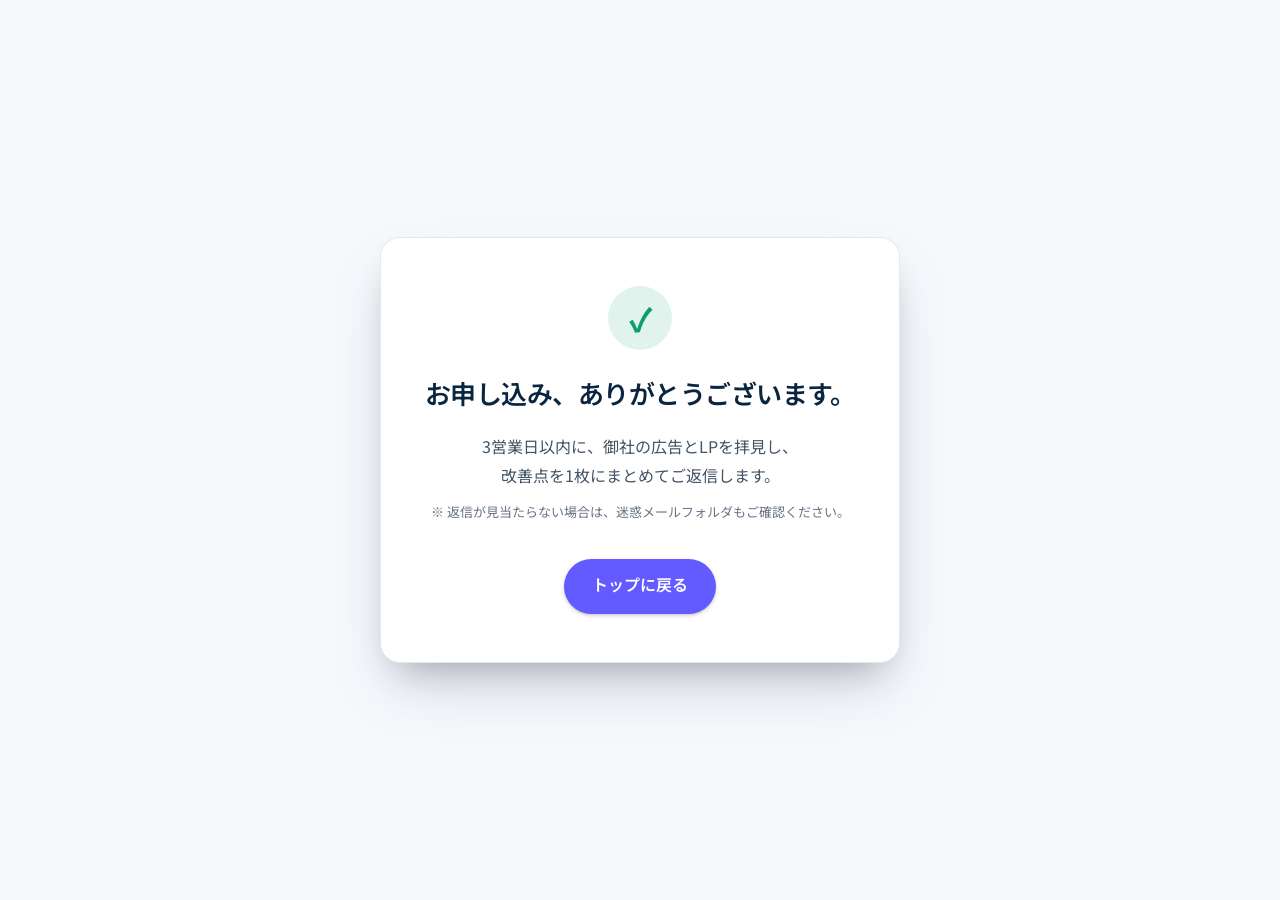
<file: thanks.html>
<!DOCTYPE html>
<html lang="ja">
<head>
<meta charset="UTF-8">
<meta name="viewport" content="width=device-width, initial-scale=1.0">
<title>お申し込みありがとうございます｜Inyo Studio</title>
<meta name="robots" content="noindex,nofollow">
<link rel="icon" type="image/svg+xml" href="favicon.svg">
<link rel="preconnect" href="https://fonts.googleapis.com">
<link rel="preconnect" href="https://fonts.gstatic.com" crossorigin>
<link href="https://fonts.googleapis.com/css2?family=Hanken+Grotesk:wght@400;500;600;700&family=Noto+Sans+JP:wght@400;500;600;700&display=swap" rel="stylesheet">
<link rel="stylesheet" href="style.css">
</head>
<body>
<section class="thanks">
  <div class="thanks-card">
    <div class="thanks-check" aria-hidden="true">✓</div>
    <h1>お申し込み、ありがとうございます。</h1>
    <p>3営業日以内に、御社の広告とLPを拝見し、<br class="br-pc">改善点を1枚にまとめてご返信します。</p>
    <p class="thanks-sub">※ 返信が見当たらない場合は、迷惑メールフォルダもご確認ください。</p>
    <a href="index.html" class="btn">トップに戻る</a>
  </div>
</section>
</body>
</html>
</file>
<file: style.css>
/* =========================================================
   Inyo Studio LP — v4 デザイン（Stripe の設計DNAを実値で踏襲）
   原典：stripe.com（プロの手触りの最高峰）
   実トークン：ink #0A2540 / body #425466 / soft #F6F9FC / accent #635BFF（紫1点）
   哲学：ほぼモノクロ＋電光バイオレット1点／軽いタイポ＋強い負の字間／斜めパステルグラデ／多層の影
   ※色・値はStripe踏襲、文章・構成はInyoオリジナル
   ========================================================= */
:root{
  --ink:#0a2540; --body:#425466; --sub:#697386;
  --bg:#ffffff; --soft:#f6f9fc; --soft2:#eef2f7;
  --line:#e3e8ee; --line2:#cfd7e3;
  --accent:#635bff; --accent-d:#5546e8; --accent-soft:#f5f3ff; --accent-ink:#4338ca;
  --maxw:1080px;
  --jp:"Noto Sans JP","Hiragino Kaku Gothic ProN",sans-serif;
  --display:"Hanken Grotesk","Noto Sans JP",sans-serif;
  --num:"Hanken Grotesk","Noto Sans JP",sans-serif;
  /* Stripe風の多層シャドウ */
  --sh:0 2px 5px -1px rgba(50,50,93,.18),0 1px 3px -1px rgba(0,0,0,.15);
  --sh-md:0 13px 27px -5px rgba(50,50,93,.20),0 8px 16px -8px rgba(0,0,0,.22);
  --sh-lg:0 30px 60px -12px rgba(50,50,93,.22),0 18px 36px -18px rgba(0,0,0,.25);
  --sh-sm:0 1px 3px rgba(50,50,93,.12),0 1px 2px rgba(0,0,0,.10);
}
*{margin:0;padding:0;box-sizing:border-box}
html{scroll-behavior:smooth;overflow-x:hidden}
body{font-family:var(--jp);color:var(--body);background:var(--bg);line-height:1.78;font-weight:400;font-size:16px;-webkit-font-smoothing:antialiased;overflow-x:hidden}
h1,h2,h3,h4,.sec-title,.hero h1{font-family:var(--display);color:var(--ink);overflow-wrap:anywhere;word-break:normal;text-wrap:balance}
.sec-lead,.hero .lead,.g-title,.why-line,.eq-box .eq-main,.layer-card .lc-title{text-wrap:balance}
p,li,.faq-a,.g-text,.note{text-wrap:pretty}
.wrap{max-width:var(--maxw);margin:0 auto;padding:0 24px;position:relative;z-index:2}
a{color:inherit;text-decoration:none}
.btn:focus-visible,.btn-sm:focus-visible,.faq-q:focus-visible,.car-btn:focus-visible,.car-dots button:focus-visible,.logo:focus-visible,.float-cta:focus-visible,a:focus-visible{outline:2px solid var(--accent);outline-offset:3px;border-radius:6px}
strong{font-weight:600;color:var(--ink)}
.mark{background:linear-gradient(90deg,#635bff,#0a2540);-webkit-background-clip:text;background-clip:text;color:transparent;font-weight:500}
.accent{color:var(--accent)}
.num{font-family:var(--num);font-weight:600;line-height:1;font-feature-settings:"tnum" 1}

/* scroll reveal */
.reveal{opacity:0;transform:translateY(18px);transition:opacity .6s cubic-bezier(.2,.7,.2,1),transform .6s cubic-bezier(.2,.7,.2,1)}
.reveal.in{opacity:1;transform:none}
.reveal.d1{transition-delay:.07s}.reveal.d2{transition-delay:.14s}.reveal.d3{transition-delay:.21s}

/* ===== ボタン：紫のピル・コンパクト・多層の影（Stripe流） ===== */
.btn{position:relative;display:inline-block;white-space:nowrap;background:var(--accent);color:#fff;font-family:var(--display);font-weight:600;
  border:none;border-radius:999px;padding:13px 28px;font-size:16px;letter-spacing:.01em;
  box-shadow:0 2px 5px -1px rgba(50,50,93,.25),0 1px 3px -1px rgba(0,0,0,.18);
  transition:background .15s,transform .15s,box-shadow .15s;cursor:pointer}
.btn:hover{background:var(--accent-d);transform:translateY(-1px);box-shadow:0 6px 16px -2px rgba(99,91,255,.4)}
.btn:active{transform:translateY(0)}
.btn-sm{padding:9px 18px;font-size:14px;box-shadow:var(--sh-sm)}
.btn-wrap{display:flex;flex-direction:column;align-items:center;gap:12px}
.btn-pill{background:var(--accent-soft);color:var(--accent);border:1px solid #e0ddff;font-weight:600;font-size:13px;padding:6px 15px;border-radius:999px}
.btn-pill::after{display:none}

/* header */
.site-header{position:sticky;top:0;z-index:50;background:rgba(255,255,255,.85);backdrop-filter:saturate(180%) blur(10px);border-bottom:1px solid var(--line)}
.header-inner{display:flex;align-items:center;justify-content:space-between;height:64px}
.logo{font-family:var(--display);font-weight:700;font-size:21px;color:var(--ink);letter-spacing:-.01em}
.logo span{color:var(--accent)}

/* ===== hero：白＋斜めパステル・メッシュグラデ（Stripe signature）＋ダーク文字 ===== */
.hero{position:relative;overflow:hidden;padding:72px 0 78px;text-align:center;background:#fff}
.hero-bg{display:none}
.hero::before{content:"";position:absolute;left:-10%;right:-10%;top:-180px;height:680px;z-index:0;transform:skewY(-7deg);transform-origin:top left;
  background:
    radial-gradient(45% 60% at 12% 22%,#ffe1cc 0,transparent 62%),
    radial-gradient(40% 55% at 44% 8%,#e6d4ff 0,transparent 60%),
    radial-gradient(45% 60% at 82% 18%,#ffd2ea 0,transparent 62%),
    radial-gradient(55% 70% at 68% 46%,#c3c8ff 0,transparent 62%),
    radial-gradient(40% 55% at 26% 60%,#d6f0ff 0,transparent 60%);
  opacity:.92}
.hero::after{content:"";position:absolute;inset:0;background:linear-gradient(180deg,transparent 55%,#fff 92%);z-index:0}
.hero .wrap{z-index:3}.hero .lines{display:none}
.kicker{display:inline-block;background:rgba(255,255,255,.7);color:var(--accent);font-family:var(--display);font-size:13px;font-weight:600;letter-spacing:.01em;padding:6px 15px;border-radius:999px;margin-bottom:24px;border:1px solid #e0ddff;backdrop-filter:blur(4px)}
.hero h1{font-size:54px;line-height:1.12;font-weight:400;color:var(--ink);letter-spacing:-.035em}
.hero .lead{color:var(--body);font-size:19px;margin:24px auto 32px;max-width:620px;font-weight:400;line-height:1.7}
.hero .lead strong{color:var(--ink);font-weight:600}
.micro{color:var(--sub);font-size:13px;margin-top:6px}

/* trust badges */
.badges{display:flex;justify-content:center;gap:18px;margin:48px auto 0;flex-wrap:wrap;position:relative;z-index:5}
.badge{background:#fff;border:1px solid var(--line);border-radius:14px;padding:20px 26px;min-width:190px;box-shadow:var(--sh-md);transition:transform .2s,box-shadow .2s}
.badge:hover{transform:translateY(-3px);box-shadow:var(--sh-lg)}
.badge .b-num{font-family:var(--num);font-weight:600;font-size:34px;color:var(--accent);line-height:1.1;letter-spacing:-.02em}
.badge .b-num small{font-size:16px}
.badge .b-label{font-size:12.5px;color:var(--sub);margin-top:6px;font-weight:500;line-height:1.55}

/* sections */
.sec{padding:66px 0;position:relative}
.sec-soft{background:var(--soft)}
.sec-alt{background:var(--soft)}
.sec-soft.pull{padding-top:84px}
.sec-title{text-align:center;font-size:38px;font-weight:400;color:var(--ink);margin-bottom:16px;letter-spacing:-.03em;line-height:1.2}
.sec-lead{text-align:center;color:var(--sub);margin-bottom:40px;font-weight:400;font-size:18px;max-width:660px;margin-left:auto;margin-right:auto;line-height:1.65}

/* ===== カード：白・細い境界・多層の柔らかい影 ===== */
.cards{display:grid;gap:26px}
.cards-3{grid-template-columns:repeat(3,1fr)}
.cards-2{grid-template-columns:repeat(2,1fr)}
.card{background:#fff;border:1px solid var(--line);border-radius:16px;padding:32px 30px;box-shadow:var(--sh);transition:transform .2s,box-shadow .2s}
.card:hover{transform:translateY(-4px);box-shadow:var(--sh-md)}
.card p{color:var(--sub);font-weight:400}
.card.feature{border-top:none}
.card.feature h3{font-size:19px;color:var(--ink);margin-bottom:12px;display:flex;align-items:center;gap:13px;font-weight:600;letter-spacing:-.01em}
.card.feature .fn{font-family:var(--num);font-weight:600;font-size:30px;color:var(--accent);flex:none;letter-spacing:-.02em}
.card.feature .basis{display:inline-block;margin-top:14px;font-size:12.5px;font-weight:600;color:var(--accent-ink);background:var(--accent-soft);padding:5px 12px;border-radius:7px}
.card.feature .basis a{text-decoration:underline}

/* steps */
.steps{display:grid;grid-template-columns:repeat(4,1fr);gap:24px}
.step{position:relative;background:#fff;border:1px solid var(--line);border-radius:16px;padding:34px 24px 26px;box-shadow:var(--sh);overflow:hidden;transition:transform .2s,box-shadow .2s}
.step:hover{transform:translateY(-4px);box-shadow:var(--sh-md)}
.step .sn{position:absolute;top:2px;right:14px;font-family:var(--num);font-weight:600;font-size:54px;color:var(--soft2);line-height:1;z-index:0;letter-spacing:-.03em}
.step h3{position:relative;font-size:17px;color:var(--ink);margin:0 0 9px;z-index:1;font-weight:600}
.step p{position:relative;color:var(--sub);font-size:14px;font-weight:400;z-index:1}
.note{color:var(--sub);font-size:13px;text-align:center;margin-top:30px}

/* ===== 比較表：クリーン ===== */
.table-scroll{max-width:100%;overflow-x:auto;-webkit-overflow-scrolling:touch}
.compare{width:100%;table-layout:fixed;border-collapse:separate;border-spacing:0;background:#fff;border:1px solid var(--line);border-radius:16px;overflow:hidden;box-shadow:var(--sh-md)}
.compare th,.compare td{padding:18px 16px;text-align:center;border-bottom:1px solid var(--line);overflow-wrap:anywhere}
.compare thead th{background:var(--ink);color:#fff;font-family:var(--display);font-size:15px;font-weight:600;letter-spacing:-.01em}
.compare thead th.hot{background:var(--accent)}
.compare tbody th{text-align:left;font-weight:600;color:var(--ink);background:var(--soft);width:34%;border-right:1px solid var(--line)}
.compare td.ours,.compare td.big{background:var(--accent-soft)}
.compare td.ours{font-weight:700;color:var(--accent-ink)}
.compare tr:last-child td,.compare tr:last-child th{border-bottom:none}
.price-row td{font-family:var(--num);font-weight:600;font-size:18px;letter-spacing:-.01em}
.price-row .big{font-size:30px;color:var(--accent)}

/* profile */
.profile{position:relative;max-width:760px;margin:0 auto;background:#fff;border:1px solid var(--line);border-radius:18px;padding:40px 42px;box-shadow:var(--sh-md);overflow:hidden}
.profile::before{content:"";position:absolute;top:0;left:0;width:4px;height:100%;background:var(--accent)}
.profile h3{color:var(--ink);font-size:21px;margin-bottom:4px;font-weight:600}
.profile .role{color:var(--accent);font-weight:600;font-size:14px;margin-bottom:16px}
.profile ul{list-style:none;margin:14px 0}
.profile li{padding:9px 0 9px 28px;position:relative;color:var(--sub);font-weight:400}
.profile li::before{content:"";position:absolute;left:3px;top:16px;width:7px;height:7px;border-radius:50%;background:var(--accent)}
.profile .attn{font-size:12px;color:var(--sub);margin-top:16px;border-top:1px solid var(--line);padding-top:13px;line-height:1.7}
.why-line{text-align:center;font-size:25px;font-weight:400;color:var(--ink);margin-top:46px;letter-spacing:-.02em}

/* ===== FAQ アコーディオン ===== */
.faq{max-width:760px;margin:0 auto}
.faq-item{border:1px solid var(--line);border-radius:14px;margin-bottom:14px;overflow:hidden;background:#fff;box-shadow:var(--sh-sm);transition:box-shadow .2s}
.faq-item.open{box-shadow:var(--sh-md)}
.faq-q{width:100%;text-align:left;background:none;border:none;color:var(--ink);font-family:var(--display);font-size:16px;font-weight:600;padding:20px 56px 20px 24px;cursor:pointer;position:relative;letter-spacing:-.01em}
.faq-q::after{content:"+";position:absolute;right:20px;top:50%;transform:translateY(-50%);width:26px;height:26px;display:grid;place-items:center;background:var(--accent-soft);border-radius:50%;color:var(--accent);font-weight:600;font-size:18px;transition:transform .25s,background .2s,color .2s}
.faq-item.open .faq-q::after{transform:translateY(-50%) rotate(135deg);background:var(--accent);color:#fff}
.faq-a{max-height:0;overflow:hidden;color:var(--sub);padding:0 24px;transition:max-height .3s,padding .3s;font-weight:400}
.faq-item.open .faq-a{max-height:340px;padding:0 24px 22px}

/* ===== CTA：濃紺 #0A2540 ＋ 斜めグラデの気配 ===== */
.cta{position:relative;overflow:hidden;margin-top:0;color:#fff;text-align:center;padding:74px 0;background:var(--ink)}
.cta::before{content:"";position:absolute;left:-10%;right:-10%;top:-200px;height:520px;transform:skewY(-7deg);
  background:radial-gradient(40% 60% at 30% 40%,rgba(99,91,255,.5),transparent 60%),radial-gradient(40% 60% at 75% 30%,rgba(255,140,180,.25),transparent 60%);opacity:.5}
.cta h2{font-size:38px;font-weight:400;color:#fff;margin-bottom:14px;letter-spacing:-.03em;position:relative}
.cta p{color:#adb8c8;margin-bottom:6px;font-weight:400;position:relative}
.form{position:relative;max-width:520px;margin:30px auto 0;background:#fff;border-radius:18px;padding:34px;text-align:left;box-shadow:var(--sh-lg)}
.form label{display:block;font-size:13px;font-weight:600;color:var(--ink);margin:15px 0 6px}
.form input,.form textarea,.form select{width:100%;border:1px solid var(--line2);border-radius:8px;padding:13px 14px;font-family:inherit;font-size:15px;color:var(--body);background:#fff;transition:border-color .15s,box-shadow .15s}
.form input:focus,.form textarea:focus,.form select:focus{outline:none;border-color:var(--accent);box-shadow:0 0 0 3px rgba(99,91,255,.15)}
.form .btn{width:100%;margin-top:24px}
.form .formnote{font-size:12px;color:var(--sub);text-align:center;margin-top:13px;font-weight:400}
.cta-backup{margin-top:20px;font-size:13px;color:#8a97a8;position:relative}

/* footer */
.site-footer{background:var(--ink);color:#8a97a8;padding:42px 0;text-align:center;border-top:1px solid rgba(255,255,255,.08)}
.site-footer .logo{font-size:20px;color:#fff}
.site-footer .logo span{color:var(--accent)}
.site-footer p{font-size:13px;margin-top:8px}

/* floating */
.float-cta{position:fixed;right:20px;bottom:20px;z-index:60;background:var(--accent);color:#fff;font-family:var(--display);font-weight:600;padding:13px 24px;border-radius:999px;box-shadow:0 8px 22px rgba(99,91,255,.4);font-size:15px;opacity:0;transform:translateY(20px);transition:.25s;pointer-events:none}
.float-cta.show{opacity:1;transform:translateY(0);pointer-events:auto}
.float-cta:hover{background:var(--accent-d);transform:translateY(-2px)}

/* eyebrow */
.eyebrow{display:block;text-align:center;font-family:var(--display);font-weight:600;letter-spacing:.14em;font-size:13px;color:var(--accent);margin-bottom:14px;text-transform:uppercase}
.eyebrow.on-dark{color:#a99fff}

.sec-title{position:relative}
.deco{overflow:hidden}

/* 仕組み図解（数式型） */
.eq{display:flex;align-items:stretch;justify-content:center;gap:18px;flex-wrap:wrap;margin-top:8px}
.eq-box{background:#fff;border:1px solid var(--line);border-radius:16px;padding:28px 26px;box-shadow:var(--sh);text-align:center;min-width:200px;display:flex;flex-direction:column;justify-content:center}
.eq-box .eq-cap{font-size:13px;color:var(--sub);font-weight:500}
.eq-box .eq-main{font-family:var(--display);font-size:19px;font-weight:600;color:var(--ink);margin-top:6px;letter-spacing:-.01em}
.eq-box.res{background:var(--ink);border-color:var(--ink);color:#fff}
.eq-box.res .eq-cap{color:#9fb0c4}.eq-box.res .eq-main{color:#fff}
.eq-box.res .eq-main b{color:#a99fff;font-weight:600}
.eq-op{display:flex;align-items:center;font-family:var(--num);font-weight:500;font-size:30px;color:var(--accent)}

/* 約束帯（淡背景・クリーン） */
.promise{position:relative;background:var(--soft);padding:66px 0;border-top:1px solid var(--line)}
.promise .sec-title{color:var(--ink)}
.promise .eyebrow{color:var(--accent)}
.promise-grid{display:grid;grid-template-columns:repeat(2,1fr);gap:18px;max-width:780px;margin:0 auto}
.promise-item{display:flex;gap:15px;align-items:flex-start;background:#fff;border:1px solid var(--line);border-radius:14px;padding:22px 24px;box-shadow:var(--sh-sm)}
.promise-item .pc{flex:none;width:28px;height:28px;border-radius:50%;background:var(--accent-soft);display:grid;place-items:center;font-weight:600;color:var(--accent);font-size:14px}
.promise-item h4{font-size:16px;margin-bottom:4px;color:var(--ink);font-weight:600}
.promise-item p{color:var(--sub);font-size:14px;font-weight:400}

/* おすすめリボン */
.compare thead th.hot{position:relative;padding-top:30px}
.compare thead th.hot .rib{position:absolute;top:8px;left:50%;transform:translateX(-50%);background:#fff;color:var(--accent);font-size:11px;font-weight:600;padding:2px 13px;border-radius:999px;white-space:nowrap}

.br-sp{display:none}

/* 写真レイアウト */
.hero-figure{max-width:760px;margin:46px auto 0;position:relative}
.hero-figure img{width:100%;border-radius:16px;box-shadow:var(--sh-lg);display:block}
.hero-figure .cap{position:absolute;right:-8px;bottom:-12px;background:#fff;border:1px solid var(--line);border-radius:8px;padding:8px 14px;font-size:12px;font-weight:600;color:var(--ink);box-shadow:var(--sh)}
.media-row{display:grid;grid-template-columns:1.05fr .95fr;gap:48px;align-items:center;max-width:980px;margin:0 auto}
.media-row.rev .m-fig{order:2}
.m-fig{position:relative}
.m-fig img{width:100%;height:auto;border-radius:16px;box-shadow:var(--sh-md);display:block}
.m-fig .cap{position:absolute;left:-10px;bottom:-12px;background:var(--ink);color:#fff;border-radius:8px;padding:8px 13px;font-size:12px;font-weight:600}
.m-text h3{font-size:25px;color:var(--ink);margin-bottom:15px;font-weight:500;line-height:1.4;letter-spacing:-.02em}
.m-text p{color:var(--sub);font-weight:400}
.m-text .chk{list-style:none;margin-top:18px}
.m-text .chk li{padding:9px 0 9px 30px;position:relative;color:var(--body);font-weight:500}
.m-text .chk li::before{content:"";position:absolute;left:2px;top:15px;width:8px;height:8px;border-radius:50%;background:var(--accent)}
.m-text .chk.x-list li{padding:15px 16px 15px 44px;background:#fff;border:1px solid var(--line);border-radius:12px;margin-bottom:13px;box-shadow:var(--sh-sm);color:var(--sub);font-weight:400}
.m-text .chk.x-list li strong{color:var(--ink)}
.m-text .chk.x-list li::before{content:"";left:18px;top:21px;width:8px;height:8px;border-radius:50%;background:#cdd6e2}

/* グラデ文字（見出しのキーフレーズ）・手描き廃止 */
.grad{background:linear-gradient(90deg,#635bff,#0a2540);-webkit-background-clip:text;background-clip:text;color:transparent;font-weight:600}
.lines,.hatch,.diagline,.orb{display:none}
.circled{font-weight:600;color:var(--accent)}
.tilt{transition:transform .2s ease,box-shadow .2s}

/* ヒーローの「AIの回答」モック（白カード／多層の影／Stripe調） */
.ai-mock{max-width:460px;margin:50px auto 0;background:#fff;border:1px solid var(--line);border-radius:16px;box-shadow:var(--sh-lg);padding:22px 24px;text-align:left;will-change:transform}
.ai-mock-q{font-family:var(--display);font-weight:500;color:var(--ink);font-size:15px;background:var(--soft);border:1px solid var(--line);border-radius:10px;padding:12px 15px;line-height:1.6;letter-spacing:-.01em}
.ai-mock-q b{color:var(--accent)}
.ai-mock-a{margin-top:16px}
.ai-mock-label{display:inline-block;font-family:var(--display);font-size:11px;font-weight:600;letter-spacing:.12em;color:var(--sub);margin-bottom:10px;text-transform:uppercase}
.ai-mock-a ul{list-style:none;margin:0}
.ai-mock-a li{display:flex;align-items:center;gap:10px;padding:10px 13px;border-radius:9px;font-weight:500;font-size:14.5px;margin-bottom:8px}
.ai-mock-a li::before{flex:none;width:20px;height:20px;display:grid;place-items:center;border-radius:50%;font-size:12px;font-weight:700}
.ai-mock-a li.hit{color:var(--ink);background:var(--soft)}
.ai-mock-a li.hit::before{content:"✓";background:#e7e4ff;color:var(--accent)}
.ai-mock-a li.miss{color:#e5484d;background:#fff1f1;border:1px dashed #f0a8a8;font-weight:700}
.ai-mock-a li.miss::before{content:"✕";background:#ffe0e0;color:#e5484d}
.ai-mock-cap{margin-top:14px;font-size:12px;color:var(--sub);text-align:center}

/* ===== SEMRUSH型 2カラムヒーロー（構造の踏襲・中身はInyoオリジナル） ===== */
.hero-grid{display:grid;grid-template-columns:1.08fr .92fr;gap:56px;align-items:center;text-align:left}
.hero-grid h1{font-size:46px;line-height:1.18;letter-spacing:-.035em;margin:0;font-weight:400}
.hero-grid .lead{margin:14px 0 0;max-width:540px}
.hero-tags{display:flex;flex-wrap:wrap;gap:8px;align-items:center;margin-bottom:20px}
.hero-tags .tag{background:#fff;color:var(--sub);border:1px solid var(--line2);font-family:var(--display);font-weight:600;font-size:12.5px;padding:5px 12px;border-radius:7px}
.hero-tags .hero-tags-label{font-size:13px;color:var(--sub);font-weight:600;margin-left:4px}
.hero-badges{display:flex;gap:24px;margin:16px 0 4px;flex-wrap:wrap}
.hero-badges .hbadge{display:flex;flex-direction:column;gap:2px}
.hero-badges .hb-num{font-family:var(--num);font-weight:600;font-size:23px;color:var(--accent);letter-spacing:-.02em;line-height:1.1}
.hero-foot{font-size:10.5px;color:var(--sub);margin:0 0 14px;font-weight:500}
.hero-badges .hb-num small{font-size:13px;font-weight:600}
.hero-badges .hb-label{font-size:11.5px;color:var(--sub);font-weight:500;line-height:1.4}
.hero-form{display:flex;gap:12px;max-width:560px;margin:16px 0 8px}
.pain-acc{max-width:none;margin:0}
.pain-acc .faq-item{margin-bottom:10px}
.hero-form .btn{white-space:nowrap;padding:17px 34px;font-size:17px;box-shadow:0 6px 20px rgba(99,91,255,.45)}
.hero-form .btn:hover{box-shadow:0 10px 28px rgba(99,91,255,.5)}
.hero-form input{flex:1;min-width:0;border:1px solid var(--line2);border-radius:999px;padding:14px 20px;font-size:15px;font-family:inherit;color:var(--body);background:#fff;transition:border-color .15s,box-shadow .15s}
.hero-form input:focus{outline:none;border-color:var(--accent);box-shadow:0 0 0 3px rgba(99,91,255,.15)}
.hero .hero-grid .micro{margin-top:0;display:block}
.hero-visual{position:relative}
.hero-visual .ai-mock{margin:0}
.score-chip{position:absolute;left:-14px;bottom:-42px;background:#fff;border:1px solid var(--line);border-radius:14px;box-shadow:var(--sh-md);padding:12px 16px;display:flex;flex-direction:column;gap:2px;will-change:transform}
.score-chip .sc-top{font-size:13px;color:var(--ink);font-weight:600}
.score-chip b{font-family:var(--num);font-size:20px;color:var(--accent);letter-spacing:-.01em}
.score-chip .sc-sub{font-size:11px;color:var(--sub);font-weight:500}

/* ===== 保証セクション（営業5ステップの⑤＝意思決定の勇気づけ／金色で別格に目立たせる） ===== */
.guarantee-sec{background:var(--soft)}
.guarantee{position:relative;display:grid;grid-template-columns:auto 1fr;gap:40px;align-items:center;max-width:940px;margin:0 auto;background:#fff;border:1px solid #ecd9a8;border-radius:20px;padding:42px 46px;box-shadow:0 22px 54px rgba(180,140,40,.16)}
.guarantee::before{content:"";position:absolute;inset:0;background:linear-gradient(120deg,rgba(244,205,107,.10),transparent 42%);pointer-events:none}
.g-seal{flex:none;width:128px;height:128px;border-radius:50%;background:linear-gradient(150deg,#f4cd6b,#d99b2b);box-shadow:0 10px 24px rgba(199,140,30,.42),inset 0 0 0 4px rgba(255,255,255,.4);display:flex;flex-direction:column;justify-content:center;align-items:center;gap:1px;color:#5a3d00;font-family:var(--display);line-height:1.05;position:relative}
.g-seal .g-seal-top{font-size:15px;font-weight:700}
.g-seal .g-seal-main{font-size:32px;font-weight:800;letter-spacing:-.01em}
.g-seal .g-seal-sub{font-size:13px;font-weight:700;letter-spacing:.24em;padding-left:.24em}
.g-body .eyebrow{text-align:left;color:#c8901f}
.g-title{font-size:30px;font-weight:500;color:var(--ink);letter-spacing:-.02em;line-height:1.3;margin-bottom:12px}
.g-title .g-hl{background:linear-gradient(transparent 58%,#fbe3a0 58%);font-weight:700;padding:0 .08em}
.g-text{color:var(--body);font-size:16px;margin-bottom:10px}
.g-text strong{color:var(--ink)}
.g-cond{list-style:none;margin:0 0 14px}
.g-cond li{position:relative;padding:6px 0 6px 26px;color:var(--body);font-size:14.5px;font-weight:500}
.g-cond li::before{content:"✓";position:absolute;left:0;top:6px;color:#c8901f;font-weight:800}
.g-cond li b{color:var(--ink);font-weight:700}

/* ===== 横流しマーキー（自動エフェクト：AIに聞かれてる質問が流れる帯） ===== */
.marquee-band{background:var(--ink);color:#fff;padding:24px 0;overflow:hidden}
.marquee-band .mq-label{text-align:center;font-size:13px;color:#9fb0c4;margin-bottom:16px;font-family:var(--display);font-weight:600;letter-spacing:.04em}
.marquee{overflow:hidden;-webkit-mask:linear-gradient(90deg,transparent,#000 7%,#000 93%,transparent);mask:linear-gradient(90deg,transparent,#000 7%,#000 93%,transparent)}
.mq-track{display:flex;gap:14px;width:max-content;animation:mq 36s linear infinite}
.mq-track span{flex:none;background:rgba(255,255,255,.07);border:1px solid rgba(255,255,255,.16);border-radius:999px;padding:10px 20px;font-size:14px;color:#dbe4f0;white-space:nowrap;font-weight:500}
.mq-track span b{color:#a99fff;font-weight:600}
.marquee:hover .mq-track{animation-play-state:paused}
@keyframes mq{from{transform:translateX(0)}to{transform:translateX(-50%)}}
@media(prefers-reduced-motion:reduce){.mq-track{animation:none;flex-wrap:wrap;justify-content:center;width:auto}}

/* ===== AI評価軸：4層カード（PCは4列・SPは横スワイプ） ===== */
.layer-cards{display:grid;grid-template-columns:repeat(4,1fr);gap:18px}
.layer-card{background:#fff;border:1px solid var(--line);border-radius:14px;padding:24px 20px;box-shadow:var(--sh);transition:transform .2s,box-shadow .2s}
.layer-card:hover{transform:translateY(-4px);box-shadow:var(--sh-md)}
.layer-card .lc-no{font-family:var(--num);font-weight:700;color:var(--accent);font-size:20px;letter-spacing:-.02em}
.layer-card .lc-title{font-size:18px;font-weight:600;color:var(--ink);margin:2px 0 14px;letter-spacing:-.01em}
.layer-card .lc-what{font-size:13px;color:var(--sub);margin:0 0 12px;line-height:1.6}
.layer-card .lc-what b{display:block;font-size:10.5px;letter-spacing:.08em;color:var(--accent-ink);margin-bottom:3px;font-weight:700}
.layer-card .lc-why{font-size:13.5px;color:var(--ink);font-weight:600;background:var(--accent-soft);border-radius:8px;padding:11px 13px;line-height:1.55;margin:0}
.g-note{color:var(--sub);font-size:12.5px;line-height:1.75;margin-bottom:22px}
.g-btn{background:#eaad33;color:#2a1c00;box-shadow:0 6px 18px rgba(199,140,30,.42)}
.g-btn:hover{background:#d99b2b;color:#2a1c00;box-shadow:0 10px 26px rgba(199,140,30,.5)}
/* ヒーロー用の短縮版・金色の返金保証バッジ */
.hero-guarantee{display:inline-flex;align-items:center;gap:10px;margin-top:16px;background:linear-gradient(180deg,#fffaf0,#fcefd2);border:1px solid #ecd9a8;border-radius:999px;padding:6px 16px 6px 7px;box-shadow:0 4px 14px rgba(199,140,30,.18)}
.hero-guarantee .hg-seal{flex:none;width:30px;height:30px;border-radius:50%;background:linear-gradient(150deg,#f4cd6b,#d99b2b);color:#5a3d00;font-family:var(--display);font-weight:800;font-size:10.5px;display:grid;place-items:center;box-shadow:inset 0 0 0 2px rgba(255,255,255,.45)}
.hero-guarantee .hg-text{font-size:13px;color:#7a5a14;font-weight:600}
.hero-guarantee .hg-text b{color:#5a3d00;font-weight:700}
/* トップのキャンペーンバナー（ダークネイビー×シャンパンゴールド＝高級感） */
.topbar{display:flex;align-items:center;justify-content:center;gap:14px;background:#0a2540;color:#e9d7a6;padding:9px 20px;font-size:13.5px;font-weight:600;letter-spacing:.01em;position:relative;text-align:center}
.topbar::after{content:"";position:absolute;left:0;right:0;bottom:0;height:1px;background:linear-gradient(90deg,transparent,#f4cd6b,transparent);opacity:.7}
.topbar .tb-seal{flex:none;width:24px;height:24px;border-radius:50%;background:linear-gradient(150deg,#f4cd6b,#d99b2b);color:#3a2700;font-family:var(--display);font-weight:800;font-size:9.5px;display:grid;place-items:center;box-shadow:inset 0 0 0 1.5px rgba(255,255,255,.45)}
.topbar .tb-text b{color:#f7d77a;font-weight:700}
.topbar .tb-cta{flex:none;color:#fff;font-weight:700;border-bottom:1px solid rgba(255,255,255,.45);padding-bottom:1px}
.topbar:hover .tb-cta{border-bottom-color:#fff}
@media(max-width:600px){.topbar{font-size:11.5px;gap:9px;padding:8px 12px}.topbar .tb-cta{display:none}}
@media(max-width:760px){
  .guarantee{grid-template-columns:1fr;gap:24px;padding:32px 26px;text-align:center}
  .g-seal{margin:0 auto;width:112px;height:112px}
  .g-title{font-size:23px}
  .g-body .eyebrow{text-align:center}
}
@media(max-width:900px){
  .hero-grid{grid-template-columns:1fr;gap:38px}
  .hero-grid h1{font-size:33px}
  .hero-visual{margin-top:4px}
  .hero-visual{text-align:center}
  .hero-visual .ai-mock{margin:0 auto}
  .score-chip{position:static;display:inline-flex;margin:14px auto 0}
  .hero-form{max-width:none}
}
@media(max-width:560px){
  .hero-form{flex-direction:column}.hero-form .btn{width:100%}
  .hero-badges{gap:18px}
}

/* ===== カルーセル ===== */
.carousel{position:relative;max-width:980px;margin:46px auto 0}
.carousel-track{display:flex;gap:24px;overflow-x:auto;scroll-snap-type:x mandatory;scroll-behavior:smooth;padding:6px 4px 24px;-webkit-overflow-scrolling:touch;scrollbar-width:none}
.carousel-track::-webkit-scrollbar{display:none}
.slide{flex:0 0 100%;scroll-snap-align:center;background:#fff;border:1px solid var(--line);border-radius:16px;box-shadow:var(--sh-md);overflow:hidden}
@media(min-width:720px){.slide{flex-basis:calc(50% - 12px)}}
.slide img{width:100%;height:300px;object-fit:cover;display:block;border-bottom:1px solid var(--line)}
.slide figcaption{padding:16px 20px;font-family:var(--display);font-weight:600;color:var(--ink);font-size:14px}
.car-btn{position:absolute;top:42%;transform:translateY(-50%);width:46px;height:46px;border-radius:50%;border:1px solid var(--line);background:#fff;color:var(--accent);font-size:22px;font-weight:600;line-height:1;cursor:pointer;box-shadow:var(--sh-md);display:grid;place-items:center;z-index:3;transition:transform .12s,box-shadow .15s}
.car-btn:hover{transform:translateY(-50%) scale(1.06);box-shadow:var(--sh-lg)}
.car-btn:active{transform:translateY(-50%) scale(.96)}
.car-btn.prev{left:-12px}.car-btn.next{right:-12px}
.car-dots{display:flex;justify-content:center;gap:10px;margin-top:6px}
.car-dots button{width:8px;height:8px;border-radius:50%;border:none;background:var(--line2);cursor:pointer;padding:0;transition:background .15s,transform .15s}
.car-dots button.on{background:var(--accent);transform:scale(1.4)}

@media(max-width:820px){
  .br-pc{display:none}.br-sp{display:inline}
  .btn{font-size:15px;padding:12px 22px}
  .media-row{grid-template-columns:1fr;gap:26px}.media-row.rev .m-fig{order:0}
  .hero-figure{margin-top:32px}.m-text h3{font-size:21px}
  .eq-op{font-size:26px}.eq-box{min-width:0;width:100%}
  .promise-grid{grid-template-columns:1fr}
  .hero{padding:60px 0 72px}.hero h1{font-size:33px;line-height:1.2}.hero .lead{font-size:16.5px}
  .hero::before{top:-120px;height:520px}
  .sec{padding:60px 0}.sec-title{font-size:28px}
  .cards-3,.cards-2,.steps{grid-template-columns:1fr}
  .compare{font-size:11.5px}.compare th,.compare td{padding:11px 6px}
  .compare thead th{font-size:11px}.compare thead th.hot{padding-top:26px}
  .compare thead th.hot .rib{font-size:9.5px;padding:2px 9px;top:6px}
  .price-row td{font-size:12.5px}.price-row .big{font-size:15px}
  .cta{padding:66px 0}.cta h2{font-size:28px}.why-line{font-size:21px}
  .car-btn{width:40px;height:40px;font-size:20px}.car-btn.prev{left:-2px}.car-btn.next{right:-2px}
  .slide img{height:210px}
}
@media(max-width:560px){
  .table-scroll{overflow:visible}
  .compare{display:block;width:100%;box-shadow:none;background:transparent;border:none;border-radius:0;table-layout:auto}
  .compare colgroup,.compare thead{display:none}
  .compare tbody,.compare tr,.compare th,.compare td{display:block;width:auto}
  .compare tbody tr{background:#fff;border:1px solid var(--line);border-radius:14px;box-shadow:var(--sh-sm);margin-bottom:14px;padding:16px 18px}
  .compare tbody th{background:none;color:var(--ink);font-size:15px;padding:0 0 8px;border:none}
  .compare tbody td{display:flex;justify-content:space-between;align-items:center;gap:14px;text-align:right;padding:10px 0;border-bottom:1px solid var(--line);font-size:13.5px}
  .compare tbody td:last-child{border-bottom:none}
  .compare tbody td::before{content:attr(data-label);font-weight:600;color:var(--sub);font-size:12px;text-align:left;white-space:nowrap}
  .compare tbody td.ours,.compare tbody td.big{color:var(--accent);font-weight:600}
  .compare tbody td.ours::before,.compare tbody td.big::before{color:var(--ink)}
  .price-row td.big{font-size:19px}
}
@media(max-width:400px){.hero h1{font-size:29px}.sec-title{font-size:25px}.btn{font-size:14px;padding:12px 18px}}

/* ===== モバイル最適化：横スワイプ＆凝縮で縦長を防ぐ ===== */
@media(max-width:820px){
  .sec{padding:48px 0}
  .sec-lead{margin-bottom:30px}
  /* 4ステップ・特徴カード・4層をモバイルでは横スワイプに（縦積みの長さを解消・横の動きで見せる） */
  .steps,.cards-2,.cards-3,.layer-cards{display:flex;grid-template-columns:none;gap:14px;overflow-x:auto;scroll-snap-type:x mandatory;-webkit-overflow-scrolling:touch;scrollbar-width:none;padding:2px 2px 12px;margin:0 -2px;-webkit-mask:linear-gradient(90deg,#000 92%,transparent);mask:linear-gradient(90deg,#000 92%,transparent)}
  .steps::-webkit-scrollbar,.cards-2::-webkit-scrollbar,.cards-3::-webkit-scrollbar,.layer-cards::-webkit-scrollbar{display:none}
  .steps>*,.cards-2>*,.cards-3>*,.layer-cards>*{flex:0 0 82%;scroll-snap-align:center}
  /* ≠の方程式を横一列に圧縮 */
  .eq{flex-wrap:nowrap;gap:8px}
  .eq-box{width:auto;min-width:0;flex:1;padding:16px 10px}
  .eq-box .eq-cap{font-size:10.5px}
  .eq-box .eq-main{font-size:13.5px}
  .eq-op{font-size:20px}
}
/* 実測表：モバイルは縦積みにせず横スクロール＋先頭列固定でコンパクトに */
@media(max-width:560px){
  .matrix-scroll{overflow-x:auto;-webkit-overflow-scrolling:touch}
  .matrix-scroll .compare.nostack{display:table;width:max-content;min-width:100%;background:#fff;border:1px solid var(--line);border-radius:14px;box-shadow:var(--sh-md);font-size:11.5px}
  .matrix-scroll .compare.nostack thead{display:table-header-group}
  .matrix-scroll .compare.nostack tbody{display:table-row-group}
  .matrix-scroll .compare.nostack tr{display:table-row;background:none;border:none;box-shadow:none;margin:0;padding:0}
  .matrix-scroll .compare.nostack th,.matrix-scroll .compare.nostack td{display:table-cell;padding:8px 10px;border-bottom:1px solid var(--line);text-align:center;white-space:nowrap}
  .matrix-scroll .compare.nostack thead th{font-size:11px;padding:9px 10px}
  /* ブランド列を左に固定して、横スクロール中も見えるように */
  .matrix-scroll .compare.nostack tbody th{position:sticky;left:0;z-index:2;background:var(--soft);text-align:left;min-width:92px;box-shadow:1px 0 0 var(--line)}
  .matrix-scroll .compare.nostack thead th:first-child{position:sticky;left:0;z-index:3;min-width:92px}
  .matrix-scroll .compare.nostack td::before{content:none}
}

/* ===== 料金カルーセル（PC/SP共通・横流し／LP制作を金色で別格に） ===== */
.price-cards{display:flex;gap:18px;overflow-x:auto;scroll-snap-type:x mandatory;-webkit-overflow-scrolling:touch;scrollbar-width:none;padding:8px 2px 16px;-webkit-mask:linear-gradient(90deg,#000 94%,transparent);mask:linear-gradient(90deg,#000 94%,transparent)}
.price-cards::-webkit-scrollbar{display:none}
.price-card{flex:0 0 290px;scroll-snap-align:center;background:#fff;border:1px solid var(--line);border-radius:16px;padding:26px 24px;box-shadow:var(--sh);display:flex;flex-direction:column}
.price-card .pc-item{font-size:17px;font-weight:600;color:var(--ink);margin-bottom:14px;letter-spacing:-.01em}
.price-card .pc-row{display:flex;justify-content:space-between;align-items:baseline;gap:12px;padding:9px 0;font-size:13.5px}
.price-card .pc-row .pc-k{color:var(--sub);flex:none}
.price-card .pc-old{border-bottom:1px dashed var(--line)}
.price-card .pc-old .pc-v{color:var(--sub)}
.price-card.featured .pc-old .pc-v{text-decoration:line-through}
.price-card .pc-ours .pc-v{color:var(--accent-ink);font-weight:700;text-align:right}
.price-card .pc-price{font-family:var(--num);font-size:20px;letter-spacing:-.01em}
/* LP制作＝一番お得を金色で強調（きらびやか） */
.price-card.featured{flex-basis:312px;border:2px solid #e6b34d;background:linear-gradient(180deg,#fffaf0,#fff 60%);box-shadow:0 18px 44px rgba(199,140,30,.24);position:relative;overflow:hidden}
.price-card.featured::after{content:"";position:absolute;top:-40%;right:-30%;width:180px;height:180px;background:radial-gradient(circle,rgba(244,205,107,.35),transparent 70%);pointer-events:none}
.price-card.featured .pc-tag{align-self:flex-start;display:inline-block;background:linear-gradient(150deg,#f4cd6b,#d99b2b);color:#3a2700;font-family:var(--display);font-weight:800;font-size:11px;padding:5px 14px;border-radius:999px;margin-bottom:14px;box-shadow:inset 0 0 0 1.5px rgba(255,255,255,.45)}
.price-card.featured .pc-ours .pc-v{color:#b5790f}
.price-card.featured .pc-price{font-size:27px}
.pc-save{align-self:flex-start;margin-top:16px;background:#eaad33;color:#2a1c00;font-weight:700;font-size:13px;padding:7px 15px;border-radius:999px}
@media(max-width:820px){.price-card{flex-basis:80%}.price-card.featured{flex-basis:84%}}

/* ===== 実績#0：自社LPのBefore/After（実データ 61→78） ===== */
.proof{max-width:760px;margin:0 auto;background:#fff;border:1px solid var(--line);border-radius:18px;padding:36px 40px;box-shadow:var(--sh-md)}
.proof-score{display:flex;align-items:center;justify-content:center;gap:26px;margin-bottom:30px}
.proof-score .ps-label{display:block;font-family:var(--display);font-size:11px;color:var(--sub);font-weight:700;letter-spacing:.12em;margin-bottom:2px}
.proof-score .ps-num{font-family:var(--num);font-size:56px;font-weight:700;color:var(--ink);line-height:1;letter-spacing:-.03em}
.proof-score .ps-after .ps-num{color:var(--accent)}
.proof-score .ps-arrow{font-family:var(--num);font-size:34px;color:var(--line2);font-weight:600}
.proof-score .ps-up{display:inline-block;margin-left:8px;background:rgba(15,157,107,.12);color:#0f9d6b;font-weight:700;font-size:13px;padding:3px 10px;border-radius:999px;vertical-align:super}
.proof-bars{display:flex;flex-direction:column;gap:13px}
.pbar{display:grid;grid-template-columns:92px 1fr 54px;align-items:center;gap:12px}
.pbar .pb-name{font-size:13px;font-weight:600;color:var(--ink)}
.pbar .pb-track{position:relative;height:10px;background:var(--soft2);border-radius:999px;overflow:hidden}
.pbar .pb-now{position:absolute;left:0;top:0;bottom:0;border-radius:999px;background:linear-gradient(90deg,var(--accent),#8a84ff)}
.pbar .pb-val{font-family:var(--num);font-size:12.5px;color:var(--accent-ink);font-weight:700;text-align:right}
@media(max-width:560px){.proof{padding:28px 22px}.proof-score .ps-num{font-size:44px}.pbar{grid-template-columns:72px 1fr 48px;gap:9px}}

/* ===== サンクスページ ===== */
.thanks{min-height:100vh;display:grid;place-items:center;background:var(--soft);padding:24px}
.thanks-card{max-width:520px;width:100%;background:#fff;border:1px solid var(--line);border-radius:20px;box-shadow:var(--sh-lg);padding:48px 40px;text-align:center}
.thanks-check{width:64px;height:64px;margin:0 auto 22px;border-radius:50%;background:rgba(15,157,107,.12);color:#0f9d6b;display:grid;place-items:center;font-size:32px;font-weight:800}
.thanks-card h1{font-family:var(--display);font-size:26px;color:var(--ink);margin-bottom:14px;font-weight:600;letter-spacing:-.02em}
.thanks-card p{color:var(--body);margin-bottom:10px;line-height:1.8}
.thanks-card .thanks-sub{font-size:13px;color:var(--sub)}
.thanks-card .btn{margin-top:26px;display:inline-block}
@media(max-width:560px){.thanks-card{padding:38px 24px}.thanks-card h1{font-size:22px}}
@media(prefers-reduced-motion:reduce){.reveal{opacity:1;transform:none}.carousel-track{scroll-behavior:auto}}
</file>
